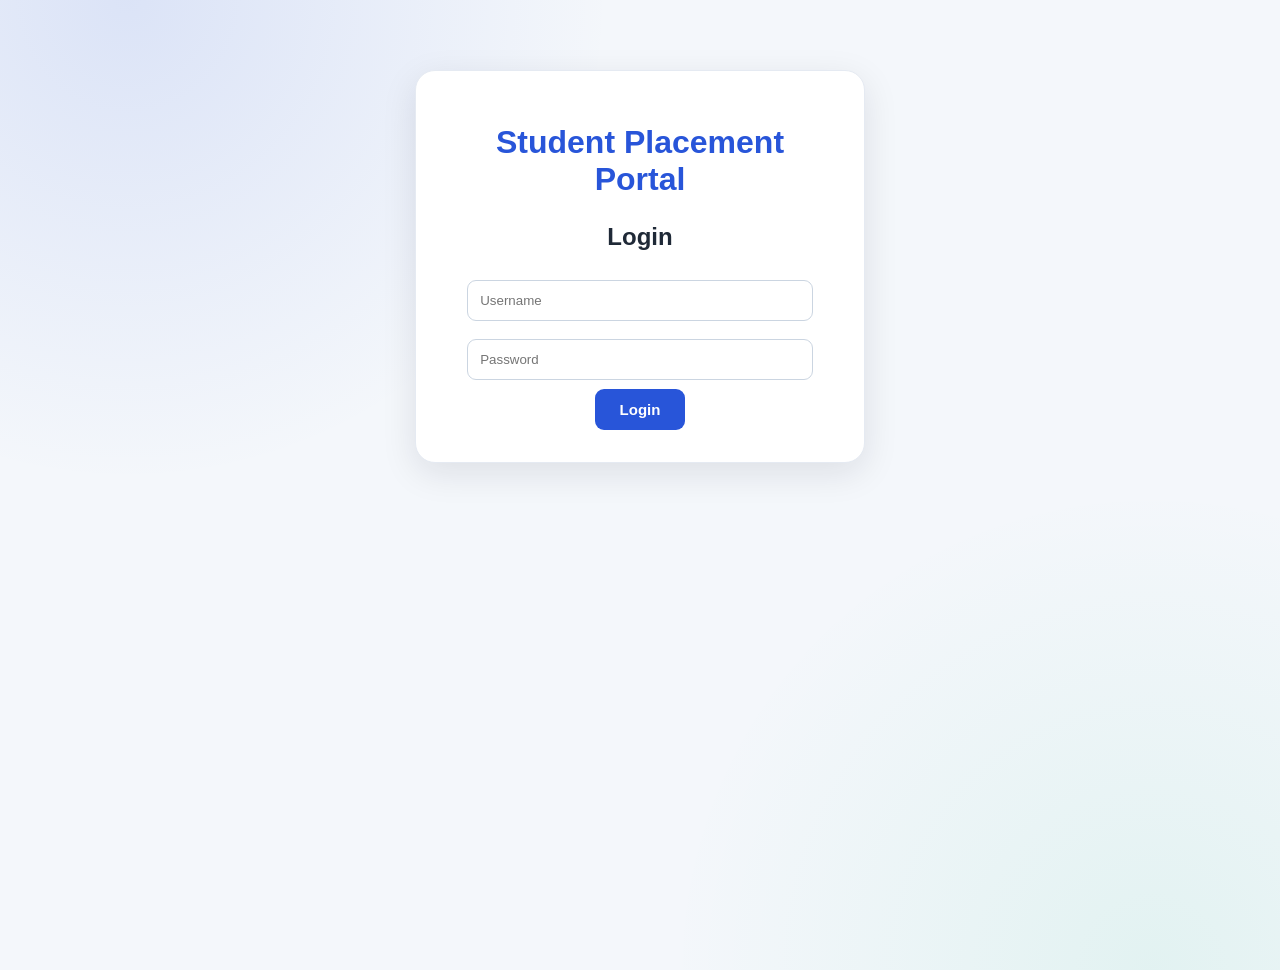
<file: index.html>
<!DOCTYPE html>
<html>

<head>
<title>Student Placement Portal</title>
<link rel="stylesheet" href="style.css">
</head>

<body>

<div class="login-box">

<h1>Student Placement Portal</h1>

<h2>Login</h2>

<input id="username" type="text" placeholder="Username">

<input id="password" type="password" placeholder="Password">

<button type="button" onclick="login()">Login</button>

</div>


<script src="script.js"></script>

</body>

</html>
</file>
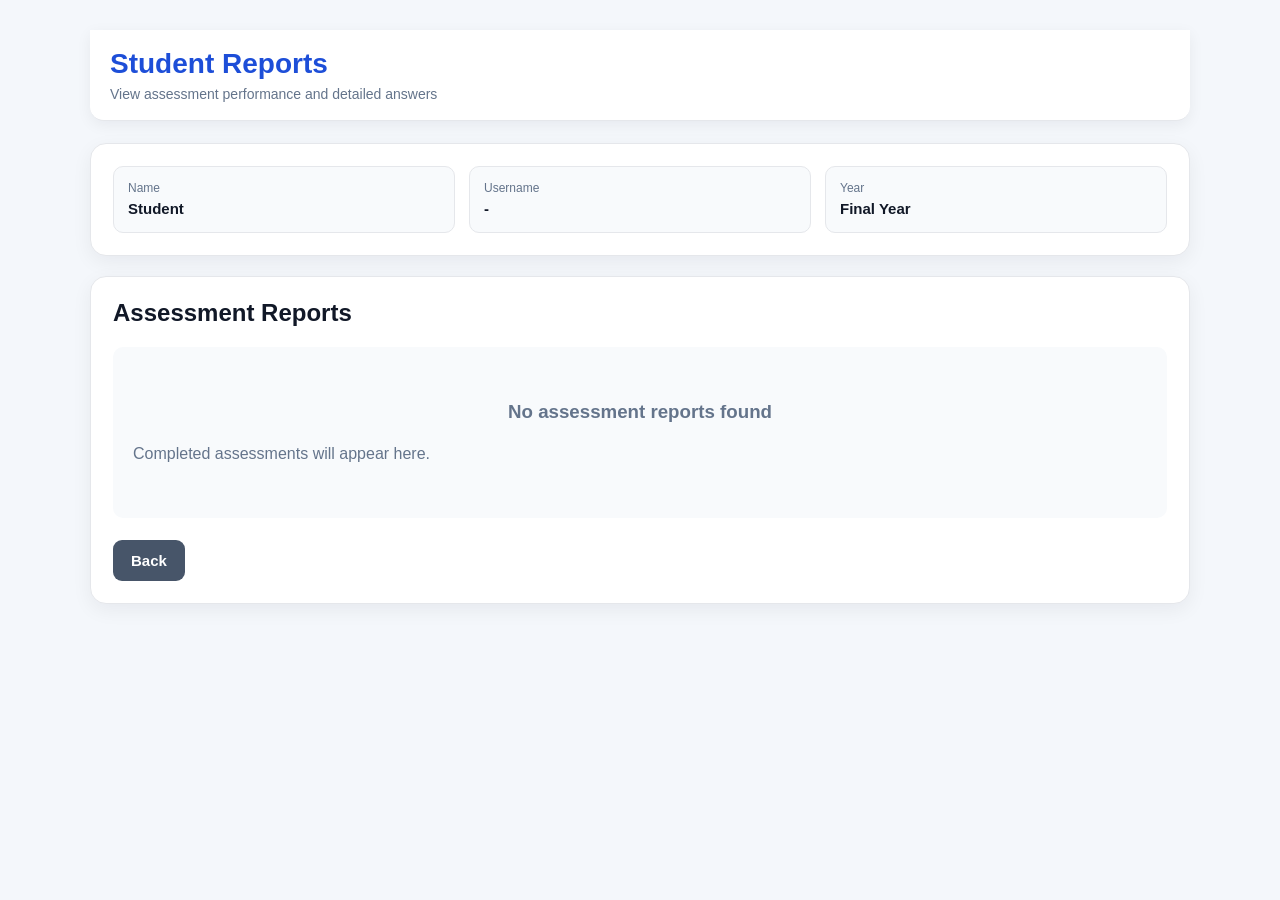
<file: reports.html>
<!DOCTYPE html>
<html lang="en">

<head>
<meta charset="UTF-8">
<meta name="viewport" content="width=device-width, initial-scale=1.0">

<title>Student Reports</title>

<link rel="stylesheet" href="style.css">

<style>
* {
    box-sizing: border-box;
}

body {
    margin: 0;
    padding: 0;
    font-family: Arial, Helvetica, sans-serif;
    background: #f4f7fb;
    color: #1f2937;
}

.container {
    width: min(1200px, calc(100% - 30px));
    margin: 0 auto;
    padding: 30px 0 50px;
}

/* HEADER */

.page-header {
    position: sticky;
    top: 0;
    z-index: 100;
    background: #ffffff;
    border-bottom: 1px solid #e5e7eb;
    padding: 18px 20px;
    margin-bottom: 22px;
    border-radius: 0 0 14px 14px;
    box-shadow: 0 4px 15px rgba(15,23,42,.06);
}

.page-header h1 {
    margin: 0;
    color: #1d4ed8;
    font-size: 28px;
}

.page-header p {
    margin: 6px 0 0;
    color: #64748b;
    font-size: 14px;
}

/* STUDENT INFO */

.student-card {
    background: #ffffff;
    border: 1px solid #e5e7eb;
    border-radius: 16px;
    padding: 22px;
    margin-bottom: 20px;
    box-shadow: 0 6px 20px rgba(15,23,42,.06);
}

.student-grid {
    display: grid;
    grid-template-columns: repeat(3, 1fr);
    gap: 14px;
}

.info-box {
    padding: 14px;
    background: #f8fafc;
    border: 1px solid #e5e7eb;
    border-radius: 10px;
}

.info-label {
    display: block;
    font-size: 12px;
    color: #64748b;
    margin-bottom: 5px;
}

.info-value {
    font-size: 15px;
    font-weight: 700;
    color: #111827;
}

/* MAIN CARD */

.card {
    background: #ffffff;
    border: 1px solid #e5e7eb;
    border-radius: 16px;
    padding: 22px;
    margin-bottom: 20px;
    box-shadow: 0 6px 20px rgba(15,23,42,.06);
}

.card h2 {
    margin-top: 0;
    color: #111827;
}

/* TABLE */

.table-wrapper {
    width: 100%;
    overflow-x: auto;
    border: 1px solid #e5e7eb;
    border-radius: 12px;
}

table {
    width: 100%;
    border-collapse: collapse;
    min-width: 900px;
}

thead {
    background: #eff6ff;
}

th {
    padding: 14px 12px;
    text-align: left;
    color: #1e3a8a;
    font-size: 13px;
    border-bottom: 1px solid #dbeafe;
    white-space: nowrap;
}

td {
    padding: 13px 12px;
    border-bottom: 1px solid #eef2f7;
    font-size: 14px;
    vertical-align: middle;
}

tbody tr:hover {
    background: #f8fafc;
}

/* STATUS */

.status {
    display: inline-block;
    padding: 6px 9px;
    border-radius: 20px;
    font-size: 12px;
    font-weight: 700;
}

.status-completed {
    background: #dcfce7;
    color: #166534;
}

.status-pending {
    background: #fef3c7;
    color: #92400e;
}

.status-failed {
    background: #fee2e2;
    color: #991b1b;
}

/* VIEW BUTTON */

.view-btn {
    border: 0;
    background: #2563eb;
    color: #ffffff;
    padding: 8px 13px;
    border-radius: 7px;
    cursor: pointer;
    font-weight: 600;
}

.view-btn:hover {
    background: #1d4ed8;
}

/* BACK BUTTON */

.buttons {
    display: flex;
    gap: 12px;
    flex-wrap: wrap;
    margin-top: 22px;
}

button {
    border: 0;
    padding: 12px 18px;
    border-radius: 9px;
    background: #2563eb;
    color: #ffffff;
    font-size: 15px;
    font-weight: 600;
    cursor: pointer;
}

button:hover {
    background: #1d4ed8;
}

.secondary {
    background: #475569;
}

.secondary:hover {
    background: #334155;
}

/* LOADING */

.loading {
    padding: 30px;
    text-align: center;
    color: #64748b;
}

/* EMPTY */

.empty {
    padding: 35px 20px;
    text-align: center;
    color: #64748b;
    background: #f8fafc;
    border-radius: 10px;
}

/* MODAL */

.modal {
    display: none;
    position: fixed;
    inset: 0;
    z-index: 1000;
    background: rgba(15,23,42,.65);
    padding: 20px;
    overflow-y: auto;
}

.modal.show {
    display: flex;
    align-items: flex-start;
    justify-content: center;
}

.modal-content {
    width: min(950px, 100%);
    margin: 20px auto;
    background: #ffffff;
    border-radius: 16px;
    box-shadow: 0 20px 60px rgba(0,0,0,.25);
    overflow: hidden;
}

.modal-header {
    position: sticky;
    top: 0;
    z-index: 5;
    display: flex;
    justify-content: space-between;
    align-items: center;
    gap: 15px;
    padding: 18px 22px;
    background: #ffffff;
    border-bottom: 1px solid #e5e7eb;
}

.modal-header h2 {
    margin: 0;
    color: #1d4ed8;
    font-size: 22px;
}

.close-btn {
    background: #ef4444;
    padding: 8px 13px;
}

.close-btn:hover {
    background: #dc2626;
}

.modal-body {
    padding: 22px;
}

/* REPORT STUDENT */

.report-student {
    display: grid;
    grid-template-columns: repeat(4, 1fr);
    gap: 12px;
    margin-bottom: 20px;
}

.report-info {
    background: #f8fafc;
    border: 1px solid #e5e7eb;
    border-radius: 9px;
    padding: 12px;
}

.report-info small {
    display: block;
    color: #64748b;
    margin-bottom: 5px;
}

.report-info strong {
    color: #111827;
}

/* SUMMARY */

.summary-grid {
    display: grid;
    grid-template-columns: repeat(4, 1fr);
    gap: 12px;
    margin-bottom: 22px;
}

.summary-box {
    text-align: center;
    padding: 18px 10px;
    border-radius: 11px;
    background: #eff6ff;
    border: 1px solid #dbeafe;
}

.summary-box small {
    display: block;
    color: #64748b;
}

.summary-box strong {
    display: block;
    margin-top: 5px;
    color: #1d4ed8;
    font-size: 22px;
}

/* ANSWER */

.answer-box {
    border: 1px solid #e5e7eb;
    border-radius: 11px;
    padding: 17px;
    margin-bottom: 14px;
    background: #ffffff;
}

.answer-box h3 {
    margin-top: 0;
    line-height: 1.5;
    color: #111827;
}

.answer-box p {
    line-height: 1.5;
}

.answer-code {
    background: #111827;
    color: #f8fafc;
    padding: 14px;
    border-radius: 8px;
    overflow-x: auto;
    white-space: pre-wrap;
    font-family: Consolas, Monaco, monospace;
    font-size: 13px;
    line-height: 1.5;
}

.correct {
    color: #047857;
    font-weight: 700;
}

.wrong {
    color: #dc2626;
    font-weight: 700;
}

.partial {
    color: #b45309;
    font-weight: 700;
}

.mark {
    display: inline-block;
    padding: 6px 9px;
    margin-top: 5px;
    border-radius: 7px;
    background: #f8fafc;
    border: 1px solid #e5e7eb;
    font-weight: 700;
}

/* MOBILE */

@media (max-width: 800px) {

    .container {
        width: calc(100% - 16px);
        padding-top: 10px;
    }

    .student-grid {
        grid-template-columns: 1fr;
    }

    .report-student {
        grid-template-columns: repeat(2, 1fr);
    }

    .summary-grid {
        grid-template-columns: repeat(2, 1fr);
    }

    .page-header h1 {
        font-size: 23px;
    }
}

@media (max-width: 500px) {

    .card,
    .student-card {
        padding: 16px;
    }

    .report-student,
    .summary-grid {
        grid-template-columns: 1fr;
    }

    .modal {
        padding: 8px;
    }

    .modal-body {
        padding: 15px;
    }

    .modal-header {
        padding: 14px 15px;
    }

    .buttons button {
        width: 100%;
    }
}
</style>

</head>

<body>

<div class="container">

    <!-- HEADER -->

    <div class="page-header">

        <h1 id="pageTitle">
            Student Reports
        </h1>

        <p id="pageSubtitle">
            View assessment performance and detailed answers
        </p>

    </div>


    <!-- STUDENT INFORMATION -->

    <div class="student-card">

        <div class="student-grid">

            <div class="info-box">

                <span class="info-label">
                    Name
                </span>

                <span
                    class="info-value"
                    id="studentName">
                    Student
                </span>

            </div>


            <div class="info-box">

                <span class="info-label">
                    Username
                </span>

                <span
                    class="info-value"
                    id="studentUsername">
                    -
                </span>

            </div>


            <div class="info-box">

                <span class="info-label">
                    Year
                </span>

                <span
                    class="info-value"
                    id="studentYear">
                    Final Year
                </span>

            </div>

        </div>

    </div>


    <!-- REPORTS -->

    <div class="card">

        <h2>
            Assessment Reports
        </h2>

        <div
            id="loading"
            class="loading">
            Loading reports...
        </div>

        <div
            id="reportsContainer">
        </div>

        <div class="buttons">

            <button
                class="secondary"
                onclick="goBack()">
                Back
            </button>

        </div>

    </div>

</div>


<!-- =====================================================
     REPORT MODAL
     ===================================================== -->

<div
    id="reportModal"
    class="modal">

    <div class="modal-content">

        <div class="modal-header">

            <h2>
                Assessment Report
            </h2>

            <button
                class="close-btn"
                onclick="closeReport()">
                Close
            </button>

        </div>

        <div
            id="modalBody"
            class="modal-body">
        </div>

    </div>

</div>


<script>

/* =====================================================
   ADMIN CHECK
   ===================================================== */

const isAdmin =
    String(
        localStorage.getItem(
            "loggedInUser"
        ) || ""
    )
    .trim()
    .toLowerCase() ===
    "admin";


/* =====================================================
   STUDENT DETAILS
   ===================================================== */

let loggedInStudent = null;

try {

    loggedInStudent =
        JSON.parse(
            localStorage.getItem(
                "loggedInStudent"
            ) || "null"
        );

} catch (error) {

    loggedInStudent = null;

}


let currentStudentName =
    localStorage.getItem(
        "studentName"
    ) || "";


let currentStudentUsername =
    localStorage.getItem(
        "studentUsername"
    ) || "";


let currentStudentYear =
    localStorage.getItem(
        "studentYear"
    ) || "Final Year";


if (loggedInStudent) {

    currentStudentName =
        loggedInStudent.name ||
        loggedInStudent.Name ||
        currentStudentName;

    currentStudentUsername =
        loggedInStudent.username ||
        loggedInStudent.Username ||
        currentStudentUsername;

    currentStudentYear =
        loggedInStudent.year ||
        loggedInStudent.Year ||
        currentStudentYear;

}


/* ADMIN IDENTITY */

if (isAdmin) {

    currentStudentName =
        "Administrator";

    currentStudentUsername =
        "admin";

    currentStudentYear =
        "All Students";

    document.getElementById(
        "pageTitle"
    ).textContent =
        "Admin Assessment Reports";

    document.getElementById(
        "pageSubtitle"
    ).textContent =
        "View assessment reports for all students";

}


/* DISPLAY HEADER INFO */

document.getElementById(
    "studentName"
).textContent =
    currentStudentName ||
    (isAdmin ? "Administrator" : "Student");


document.getElementById(
    "studentUsername"
).textContent =
    currentStudentUsername ||
    (isAdmin ? "admin" : "-");


document.getElementById(
    "studentYear"
).textContent =
    currentStudentYear;


/* =====================================================
   GOOGLE APPS SCRIPT URL
   ===================================================== */

const SCRIPT_URL =
    "https://script.google.com/macros/s/AKfycbxrrb6gSB12/exec";


/*
 * If your deployed Apps Script URL is different,
 * replace SCRIPT_URL above with your current URL.
 */


/* =====================================================
   NUMBER
   ===================================================== */

function parseNumber(value) {

    if (
        value === null ||
        value === undefined ||
        value === ""
    ) {
        return 0;
    }

    const match =
        String(value).match(
            /-?\d+(?:\.\d+)?/
        );

    return match
        ? Number(match[0])
        : 0;
}


/* =====================================================
   DAY
   ===================================================== */

function parseDay(value) {

    const match =
        String(
            value || ""
        ).match(/\d+/);

    return match
        ? parseInt(
            match[0],
            10
        )
        : 0;
}


/* =====================================================
   HTML ESCAPE
   ===================================================== */

function escapeHTML(value) {

    return String(
        value ?? ""
    )
    .replace(
        /&/g,
        "&amp;"
    )
    .replace(
        /</g,
        "&lt;"
    )
    .replace(
        />/g,
        "&gt;"
    )
    .replace(
        /"/g,
        "&quot;"
    )
    .replace(
        /'/g,
        "&#039;"
    );

}


/* =====================================================
   GET ANSWERS
   ===================================================== */

function getAnswers(report) {

    let answers =
        report.answers ||
        report.Answers ||
        report.answerSheet ||
        report.AnswerSheet ||
        [];


    if (
        typeof answers ===
        "string"
    ) {

        try {

            answers =
                JSON.parse(
                    answers
                );

        } catch (error) {

            answers = [];

        }

    }


    return Array.isArray(
        answers
    )
        ? answers
        : [];

}


/* =====================================================
   NORMALIZE REPORT
   ===================================================== */

function normalizeReport(raw) {

    if (!raw) {
        return null;
    }


    const report = {
        ...raw
    };


    report.name =
        report.name ||
        report.Name ||
        report.studentName ||
        report.StudentName ||
        "";


    report.username =
        report.username ||
        report.Username ||
        report.studentUsername ||
        report.StudentUsername ||
        "";


    report.year =
        report.year ||
        report.Year ||
        report.studentYear ||
        report.StudentYear ||
        "Final Year";


    report.day =
        parseDay(
            report.day ||
            report.Day ||
            report.assessmentDay ||
            report.AssessmentDay
        );


    report.topic =
        report.topic ||
        report.Topic ||
        "";


    report.answers =
        getAnswers(
            report
        );


    let mcqScore = 0;
    let errorScore = 0;
    let codingScore = 0;


    /* =================================================
       RECALCULATE FROM ANSWERS
       ================================================= */

    report.answers =
        report.answers.map(
            function(answer) {

                const item = {
                    ...answer
                };


                const type =
                    String(
                        item.type ||
                        item.Type ||
                        ""
                    )
                    .trim()
                    .toUpperCase();


                let rawAnswer =
                    item.studentAnswer ||
                    item.answer ||
                    item.code ||
                    "";


                const unanswered =
                    rawAnswer === null ||
                    rawAnswer === undefined ||
                    String(
                        rawAnswer
                    ).trim() === "" ||
                    String(
                        rawAnswer
                    )
                    .trim()
                    .toLowerCase() ===
                    "not answered";


                /*
                 * CRITICAL CODING FIX
                 *
                 * Blank coding answer can NEVER
                 * become Correct / 1.
                 */

                if (
                    type === "CODING" &&
                    unanswered
                ) {

                    item.studentAnswer =
                        "Not Answered";

                    item.status =
                        "Wrong";

                    item.score =
                        0;

                    item.evaluation =
                        "No code submitted.";

                }


                const score =
                    parseNumber(
                        item.score
                    );


                if (
                    type === "MCQ"
                ) {

                    mcqScore +=
                        score;

                }
                else if (
                    type === "ERROR"
                ) {

                    errorScore +=
                        score;

                }
                else if (
                    type === "CODING"
                ) {

                    if (!unanswered) {

                        codingScore +=
                            score;

                    }

                }


                return item;

            }
        );


    /* =================================================
       FALLBACK OLD REPORT
       ================================================= */

    if (
        report.answers.length === 0
    ) {

        mcqScore =
            parseNumber(
                report.mcqScore ||
                report.MCQScore
            );

        errorScore =
            parseNumber(
                report.errorScore ||
                report.ErrorScore
            );

        codingScore =
            parseNumber(
                report.codingScore ||
                report.CodingScore
            );

    }


    report.mcqScore =
        mcqScore;


    report.errorScore =
        errorScore;


    report.objectiveScore =
        mcqScore +
        errorScore;


    report.codingScore =
        codingScore;


    report.total =
        report.objectiveScore +
        report.codingScore;


    report.percentage =
        (
            report.total /
            15 *
            100
        );


    report.status =
        report.status ||
        report.Status ||
        "Completed";


    report.date =
        report.date ||
        report.Date ||
        report.submissionDate ||
        report.SubmissionDate ||
        "";


    return report;

}


/* =====================================================
   LOAD LOCAL REPORTS
   ===================================================== */

function loadLocalReports() {

    const reports = [];

    const possibleKeys = [

        "assessmentReports",
        "assessmentResults",
        "reports",
        "studentReports",
        "results"

    ];


    possibleKeys.forEach(
        function(key) {

            try {

                const value =
                    localStorage.getItem(
                        key
                    );

                if (!value) {
                    return;
                }


                const parsed =
                    JSON.parse(
                        value
                    );


                if (
                    Array.isArray(
                        parsed
                    )
                ) {

                    parsed.forEach(
                        function(item) {

                            reports.push(
                                item
                            );

                        }
                    );

                }

            } catch (error) {

                console.warn(
                    "Local report read error:",
                    error
                );

            }

        }
    );


    /*
     * Current single latest result
     */

    const possibleResultKeys = [

        "latestAssessmentResult",
        "lastAssessmentResult",
        "assessmentResult",
        "result"

    ];


    possibleResultKeys.forEach(
        function(key) {

            try {

                const value =
                    localStorage.getItem(
                        key
                    );

                if (!value) {
                    return;
                }


                const parsed =
                    JSON.parse(
                        value
                    );


                if (parsed) {

                    reports.push(
                        parsed
                    );

                }

            } catch (error) {

                console.warn(
                    "Result read error:",
                    error
                );

            }

        }
    );


    return reports;

}


/* =====================================================
   FILTER STUDENT REPORTS
   ===================================================== */

function filterReports(reports) {

    if (isAdmin) {

        return reports;

    }


    const username =
        String(
            currentStudentUsername ||
            ""
        )
        .trim()
        .toLowerCase();


    const name =
        String(
            currentStudentName ||
            ""
        )
        .trim()
        .toLowerCase();


    return reports.filter(
        function(report) {

            const reportUsername =
                String(
                    report.username ||
                    report.Username ||
                    report.studentUsername ||
                    ""
                )
                .trim()
                .toLowerCase();


            const reportName =
                String(
                    report.name ||
                    report.Name ||
                    report.studentName ||
                    ""
                )
                .trim()
                .toLowerCase();


            if (
                username &&
                reportUsername
            ) {

                return (
                    username ===
                    reportUsername
                );

            }


            return (
                name &&
                name ===
                reportName
            );

        }
    );

}


/* =====================================================
   MERGE REPORTS
   ===================================================== */

function mergeReports(reports) {

    const map =
        new Map();


    reports.forEach(
        function(raw) {

            const report =
                normalizeReport(
                    raw
                );


            if (!report) {
                return;
            }


            /*
             * Admin can see everyone.
             * Student sees own reports.
             */

            const username =
                String(
                    report.username ||
                    ""
                )
                .trim()
                .toLowerCase();


            const key =
                (
                    username ||
                    String(
                        report.name ||
                        ""
                    )
                    .trim()
                    .toLowerCase()
                ) +
                "|" +
                report.day;


            /*
             * Keep latest version.
             */

            map.set(
                key,
                report
            );

        }
    );


    return Array.from(
        map.values()
    )
    .sort(
        function(a,b) {

            if (
                a.username !==
                b.username
            ) {

                return String(
                    a.username
                ).localeCompare(
                    String(
                        b.username
                    )
                );

            }

            return (
                Number(a.day) -
                Number(b.day)
            );

        }
    );

}


/* =====================================================
   LOAD GOOGLE REPORTS
   ===================================================== */

async function loadGoogleReports() {

    if (
        !SCRIPT_URL ||
        SCRIPT_URL.includes(
            "REPLACE"
        )
    ) {

        return [];

    }


    try {

        const response =
            await fetch(
                SCRIPT_URL +
                "?action=getResults&callback=reportsCallback",
                {
                    method: "GET",
                    mode: "cors"
                }
            );


        const text =
            await response.text();


        /*
         * JSONP response:
         * reportsCallback({...})
         */

        const start =
            text.indexOf("(");

        const end =
            text.lastIndexOf(")");


        if (
            start >= 0 &&
            end > start
        ) {

            const json =
                text.substring(
                    start + 1,
                    end
                );


            const data =
                JSON.parse(
                    json
                );


            if (
                Array.isArray(data)
            ) {

                return data;

            }


            if (
                Array.isArray(
                    data.results
                )
            ) {

                return data.results;

            }


            if (
                Array.isArray(
                    data.data
                )
            ) {

                return data.data;

            }

        }

    } catch (error) {

        console.warn(
            "Google reports unavailable:",
            error
        );

    }


    return [];

}


/* =====================================================
   DISPLAY REPORTS
   ===================================================== */

function displayReports(reports) {

    const container =
        document.getElementById(
            "reportsContainer"
        );


    document.getElementById(
        "loading"
    ).style.display =
        "none";


    container.innerHTML = "";


    if (!reports.length) {

        container.innerHTML =
            `
            <div class="empty">
                <h3>No assessment reports found</h3>
                <p>
                    Completed assessments will appear here.
                </p>
            </div>
            `;

        return;

    }


    const wrapper =
        document.createElement(
            "div"
        );

    wrapper.className =
        "table-wrapper";


    const table =
        document.createElement(
            "table"
        );


    table.innerHTML =

        `
        <thead>

            <tr>

                ${isAdmin ? "<th>Student</th>" : ""}

                <th>Day</th>

                <th>Topic</th>

                <th>MCQ + Error</th>

                <th>Coding</th>

                <th>Total</th>

                <th>Percentage</th>

                <th>Status</th>

                <th>Date</th>

                <th>Report</th>

            </tr>

        </thead>

        <tbody></tbody>
        `;


    const tbody =
        table.querySelector(
            "tbody"
        );


    reports.forEach(
        function(report) {

            const row =
                document.createElement(
                    "tr"
                );


            let statusClass =
                "status-completed";


            const status =
                String(
                    report.status ||
                    "Completed"
                );


            const lower =
                status.toLowerCase();


            if (
                lower.includes(
                    "pending"
                )
            ) {

                statusClass =
                    "status-pending";

            }
            else if (
                lower.includes(
                    "fail"
                ) ||
                lower.includes(
                    "wrong"
                )
            ) {

                statusClass =
                    "status-failed";

            }


            row.innerHTML =

                `

                ${
                    isAdmin
                    ? `
                    <td>
                        <b>
                            ${escapeHTML(
                                report.name ||
                                report.username ||
                                "Student"
                            )}
                        </b>
                        <br>
                        <small>
                            ${escapeHTML(
                                report.username ||
                                ""
                            )}
                        </small>
                    </td>
                    `
                    : ""
                }

                <td>
                    <b>
                        Day ${report.day || 0}
                    </b>
                </td>

                <td>
                    ${escapeHTML(
                        report.topic ||
                        "Java Placement Assessment"
                    )}
                </td>

                <td>
                    ${report.objectiveScore}/12
                </td>

                <td>
                    ${report.codingScore}/3
                </td>

                <td>
                    <b>
                        ${report.total}/15
                    </b>
                </td>

                <td>
                    <b>
                        ${Number(
                            report.percentage
                        ).toFixed(2)}%
                    </b>
                </td>

                <td>
                    <span
                        class="status ${statusClass}">
                        ${escapeHTML(status)}
                    </span>
                </td>

                <td>
                    ${escapeHTML(
                        report.date || "-"
                    )}
                </td>

                <td>
                    <button
                        class="view-btn"
                        onclick="openReportById(${JSON.stringify(
                            report
                        ).replace(
                            /"/g,
                            "&quot;"
                        )})">
                        View
                    </button>
                </td>

                `;


            tbody.appendChild(
                row
            );

        }
    );


    wrapper.appendChild(
        table
    );


    container.appendChild(
        wrapper
    );

}


/* =====================================================
   OPEN REPORT
   ===================================================== */

function openReportById(report) {

    openReport(
        normalizeReport(
            report
        )
    );

}


/* =====================================================
   OPEN REPORT MODAL
   ===================================================== */

function openReport(report) {

    if (!report) {
        return;
    }


    const modal =
        document.getElementById(
            "reportModal"
        );


    const body =
        document.getElementById(
            "modalBody"
        );


    body.innerHTML = "";


    /* STUDENT DETAILS */

    const studentSection =
        document.createElement(
            "div"
        );

    studentSection.className =
        "report-student";


    studentSection.innerHTML =

        `

        <div class="report-info">
            <small>Name</small>
            <strong>
                ${escapeHTML(
                    report.name ||
                    "Student"
                )}
            </strong>
        </div>

        <div class="report-info">
            <small>Username</small>
            <strong>
                ${escapeHTML(
                    report.username ||
                    "-"
                )}
            </strong>
        </div>

        <div class="report-info">
            <small>Year</small>
            <strong>
                ${escapeHTML(
                    report.year ||
                    "Final Year"
                )}
            </strong>
        </div>

        <div class="report-info">
            <small>Assessment</small>
            <strong>
                Day ${report.day || 0}
            </strong>
        </div>

        `;


    body.appendChild(
        studentSection
    );


    /* SUMMARY */

    const summary =
        document.createElement(
            "div"
        );

    summary.className =
        "summary-grid";


    summary.innerHTML =

        `

        <div class="summary-box">

            <small>
                MCQ + Error
            </small>

            <strong>
                ${report.objectiveScore}/12
            </strong>

        </div>


        <div class="summary-box">

            <small>
                Coding
            </small>

            <strong>
                ${report.codingScore}/3
            </strong>

        </div>


        <div class="summary-box">

            <small>
                Total
            </small>

            <strong>
                ${report.total}/15
            </strong>

        </div>


        <div class="summary-box">

            <small>
                Percentage
            </small>

            <strong>
                ${Number(
                    report.percentage
                ).toFixed(2)}%
            </strong>

        </div>

        `;


    body.appendChild(
        summary
    );


    /* STATUS */

    const status =
        document.createElement(
            "p"
        );


    status.innerHTML =
        "<b>Status:</b> " +
        escapeHTML(
            report.status ||
            "Completed"
        );


    body.appendChild(
        status
    );


    /* ANSWERS */

    const heading =
        document.createElement(
            "h3"
        );


    heading.textContent =
        "Answer Details";


    body.appendChild(
        heading
    );


    const answers =
        report.answers ||
        [];


    if (!answers.length) {

        const empty =
            document.createElement(
                "div"
            );

        empty.className =
            "empty";

        empty.textContent =
            "No detailed answer data available.";

        body.appendChild(
            empty
        );

    }
    else {

        answers.forEach(
            function(answer,index) {

                displayAnswerDetails(
                    body,
                    answer,
                    index
                );

            }
        );

    }


    modal.classList.add(
        "show"
    );


    document.body.style.overflow =
        "hidden";

}


/* =====================================================
   DISPLAY ANSWER
   ===================================================== */

function displayAnswerDetails(
    container,
    answer,
    index
) {

    const type =
        String(
            answer.type ||
            answer.Type ||
            ""
        )
        .trim()
        .toUpperCase();


    const question =
        answer.question ||
        answer.Question ||
        "Question " +
        (index + 1);


    let rawAnswer =
        answer.studentAnswer ||
        answer.answer ||
        answer.code ||
        "";


    const unanswered =
        rawAnswer === null ||
        rawAnswer === undefined ||
        String(
            rawAnswer
        ).trim() === "" ||
        String(
            rawAnswer
        )
        .trim()
        .toLowerCase() ===
        "not answered";


    let score =
        parseNumber(
            answer.score
        );


    let status =
        answer.status ||
        "";


    /*
     * FINAL HARD FIX
     */

    if (
        type === "CODING" &&
        unanswered
    ) {

        rawAnswer =
            "Not Answered";

        score =
            0;

        status =
            "Wrong";

    }


    if (!status) {

        if (
            score >= 1
        ) {

            status =
                "Correct";

        }
        else if (
            score > 0
        ) {

            status =
                "Partial";

        }
        else {

            status =
                "Wrong";

        }

    }


    const lower =
        String(
            status
        ).toLowerCase();


    let statusClass =
        "wrong";


    if (
        lower.includes(
            "partial"
        )
    ) {

        statusClass =
            "partial";

    }
    else if (
        lower.includes(
            "correct"
        ) &&
        !lower.includes(
            "incorrect"
        )
    ) {

        statusClass =
            "correct";

    }


    const box =
        document.createElement(
            "div"
        );

    box.className =
        "answer-box";


    let html =

        `

        <h3>
            Q${index + 1}.
            ${escapeHTML(question)}
        </h3>

        <p>
            <b>Type:</b>
            ${escapeHTML(type)}
        </p>

        `;


    /* CODING */

    if (
        type === "CODING"
    ) {

        html +=

            `

            <p>
                <b>Your Answer:</b>
            </p>

            <pre class="answer-code">${escapeHTML(
                unanswered
                ? "Not Answered"
                : rawAnswer
            )}</pre>

            <p class="${statusClass}">
                Coding Evaluation:
                ${
                    status === "Correct"
                    ? "✓ Correct"
                    : status === "Partial"
                    ? "⚠ Partial"
                    : "✕ Wrong"
                }
            </p>

            <div class="mark">
                Coding Mark:
                ${score}/1
            </div>

            `;


        if (
            answer.evaluation &&
            !unanswered
        ) {

            html +=

                `

                <p>
                    <b>Evaluation Details:</b>
                    ${escapeHTML(
                        answer.evaluation
                    )}
                </p>

                `;

        }

    }


    /* MCQ / ERROR */

    else {

        html +=

            `

            <p>
                <b>Your Answer:</b>
                ${escapeHTML(
                    unanswered
                    ? "Not Answered"
                    : rawAnswer
                )}
            </p>

            `;


        if (
            answer.correctAnswer !==
            undefined &&
            answer.correctAnswer !== ""
        ) {

            html +=

                `

                <p>
                    <b>Correct Answer:</b>
                    ${escapeHTML(
                        answer.correctAnswer
                    )}
                </p>

                `;

        }


        html +=

            `

            <p class="${statusClass}">
                Status:
                ${escapeHTML(status)}
            </p>

            `;

    }


    box.innerHTML =
        html;


    container.appendChild(
        box
    );

}


/* =====================================================
   CLOSE REPORT
   ===================================================== */

function closeReport() {

    document.getElementById(
        "reportModal"
    ).classList.remove(
        "show"
    );


    document.body.style.overflow =
        "";

}


/* =====================================================
   CLICK OUTSIDE MODAL
   ===================================================== */

document.getElementById(
    "reportModal"
).addEventListener(
    "click",
    function(event) {

        if (
            event.target ===
            this
        ) {

            closeReport();

        }

    }
);


/* =====================================================
   ESC KEY
   ===================================================== */

document.addEventListener(
    "keydown",
    function(event) {

        if (
            event.key ===
            "Escape"
        ) {

            closeReport();

        }

    }
);


/* =====================================================
   BACK
   ===================================================== */

function goBack() {

    if (isAdmin) {

        window.location.href =
            "admin.html";

    }
    else {

        window.location.href =
            "student.html";

    }

}


/* =====================================================
   LOAD
   ===================================================== */

async function loadReports() {

    document.getElementById(
        "loading"
    ).style.display =
        "block";


    /*
     * Load local reports first.
     */

    let reports =
        loadLocalReports();


    /*
     * Load Google Sheet reports.
     */

    const googleReports =
        await loadGoogleReports();


    if (
        googleReports.length
    ) {

        reports =
            reports.concat(
                googleReports
            );

    }


    /*
     * Normalize/filter/merge.
     */

    reports =
        reports.map(
            normalizeReport
        )
        .filter(
            Boolean
        );


    reports =
        filterReports(
            reports
        );


    reports =
        mergeReports(
            reports
        );


    displayReports(
        reports
    );

}


/* =====================================================
   START
   ===================================================== */

loadReports();

</script>

</body>
</html>
</file>
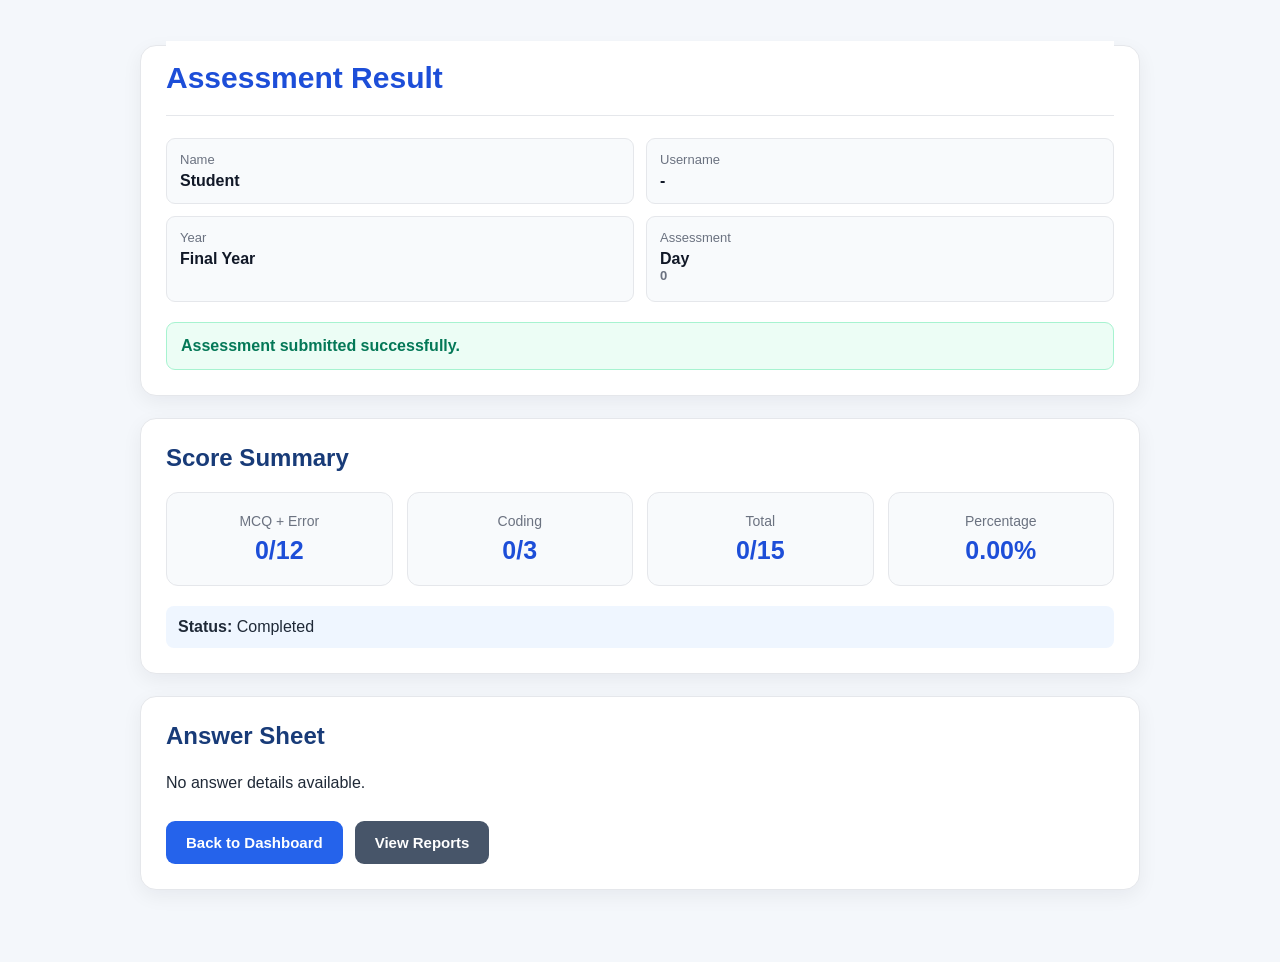
<file: results.html>
<!DOCTYPE html>
<html lang="en">

<head>
<meta charset="UTF-8">
<meta name="viewport" content="width=device-width, initial-scale=1.0">

<title>Assessment Result</title>

<link rel="stylesheet" href="style.css">

<style>
* {
    box-sizing: border-box;
}

body {
    margin: 0;
    padding: 0;
    font-family: Arial, Helvetica, sans-serif;
    background: #f4f7fb;
    color: #1f2937;
}

.container {
    width: min(1000px, calc(100% - 30px));
    margin: 0 auto;
    padding: 30px 0 50px;
}

.card {
    background: #ffffff;
    padding: 25px;
    margin-bottom: 22px;
    border: 1px solid #e5e7eb;
    border-radius: 16px;
    box-shadow: 0 6px 20px rgba(15, 23, 42, 0.06);
}

.main-title {
    position: sticky;
    top: 0;
    z-index: 100;
    margin: -30px 0 22px;
    padding: 20px 0;
    background: #ffffff;
    color: #1d4ed8;
    font-size: 30px;
    border-bottom: 1px solid #e5e7eb;
}

.student-info {
    display: grid;
    grid-template-columns: repeat(2, 1fr);
    gap: 12px;
    margin-bottom: 20px;
}

.info-box {
    padding: 13px;
    background: #f8fafc;
    border: 1px solid #e5e7eb;
    border-radius: 9px;
}

.info-box span {
    display: block;
    color: #6b7280;
    font-size: 13px;
    margin-bottom: 5px;
}

.info-box b {
    color: #111827;
}

.success {
    padding: 14px;
    border-radius: 9px;
    background: #ecfdf5;
    border: 1px solid #a7f3d0;
    color: #047857;
    font-weight: 600;
}

.summary {
    display: grid;
    grid-template-columns: repeat(4, 1fr);
    gap: 14px;
    margin: 20px 0;
}

.summary-box {
    padding: 20px 10px;
    border-radius: 12px;
    background: #f8fafc;
    border: 1px solid #e5e7eb;
    text-align: center;
}

.summary-title {
    color: #6b7280;
    font-size: 14px;
}

.summary-value {
    color: #1d4ed8;
    font-size: 25px;
    font-weight: bold;
    margin-top: 7px;
}

.status-box {
    margin-top: 15px;
    padding: 12px;
    background: #eff6ff;
    border-radius: 8px;
}

.answer {
    border: 1px solid #e5e7eb;
    border-radius: 12px;
    padding: 20px;
    margin: 15px 0;
    background: #ffffff;
}

.answer h3 {
    margin-top: 0;
    line-height: 1.55;
    color: #111827;
}

.answer-code {
    background: #111827;
    color: #f9fafb;
    padding: 15px;
    border-radius: 9px;
    white-space: pre-wrap;
    overflow-x: auto;
    font-family: Consolas, Monaco, monospace;
    font-size: 14px;
    line-height: 1.5;
}

.correct {
    color: #047857;
    font-weight: bold;
}

.wrong {
    color: #dc2626;
    font-weight: bold;
}

.partial {
    color: #b45309;
    font-weight: bold;
}

.mark-box {
    display: inline-block;
    margin-top: 5px;
    padding: 7px 10px;
    border-radius: 7px;
    background: #f8fafc;
    border: 1px solid #e5e7eb;
    font-weight: 600;
}

.buttons {
    display: flex;
    gap: 12px;
    flex-wrap: wrap;
    margin-top: 25px;
}

button {
    border: 0;
    padding: 13px 20px;
    border-radius: 9px;
    color: #ffffff;
    background: #2563eb;
    font-size: 15px;
    font-weight: 600;
    cursor: pointer;
}

button:hover {
    background: #1d4ed8;
}

.secondary {
    background: #475569;
}

.secondary:hover {
    background: #334155;
}

@media (max-width: 700px) {

    .container {
        width: calc(100% - 16px);
        padding-top: 15px;
    }

    .main-title {
        margin-top: -15px;
        font-size: 24px;
    }

    .card {
        padding: 18px;
    }

    .student-info {
        grid-template-columns: 1fr;
    }

    .summary {
        grid-template-columns: repeat(2, 1fr);
    }

    .buttons button {
        width: 100%;
    }
}

@media (max-width: 430px) {

    .summary {
        grid-template-columns: 1fr;
    }
}
</style>

</head>

<body>

<div class="container">


<!-- =====================================================
     STUDENT INFORMATION
     ===================================================== -->

<div class="card">

    <h1 class="main-title">
        Assessment Result
    </h1>

    <div class="student-info">

        <div class="info-box">
            <span>Name</span>
            <b id="studentName">Student</b>
        </div>

        <div class="info-box">
            <span>Username</span>
            <b id="studentUsername">-</b>
        </div>

        <div class="info-box">
            <span>Year</span>
            <b id="studentYear">Final Year</b>
        </div>

        <div class="info-box">
            <span>Assessment</span>
            <b>
                Day <span id="assessmentDay">-</span>
            </b>
        </div>

    </div>

    <div class="success">
        Assessment submitted successfully.
    </div>

</div>


<!-- =====================================================
     SCORE SUMMARY
     ===================================================== -->

<div class="card">

    <h2>Score Summary</h2>

    <div class="summary">

        <div class="summary-box">

            <div class="summary-title">
                MCQ + Error
            </div>

            <div
                id="objectiveScore"
                class="summary-value">
                0/12
            </div>

        </div>


        <div class="summary-box">

            <div class="summary-title">
                Coding
            </div>

            <div
                id="codingScore"
                class="summary-value">
                0/3
            </div>

        </div>


        <div class="summary-box">

            <div class="summary-title">
                Total
            </div>

            <div
                id="totalScore"
                class="summary-value">
                0/15
            </div>

        </div>


        <div class="summary-box">

            <div class="summary-title">
                Percentage
            </div>

            <div
                id="percentage"
                class="summary-value">
                0%
            </div>

        </div>

    </div>


    <div class="status-box">

        <b>Status:</b>

        <span id="status">
            Completed
        </span>

    </div>

</div>


<!-- =====================================================
     ANSWER SHEET
     ===================================================== -->

<div class="card">

    <h2>Answer Sheet</h2>

    <div id="answers">
        Loading answers...
    </div>


    <div class="buttons">

        <button onclick="goDashboard()">
            Back to Dashboard
        </button>

        <button
            class="secondary"
            onclick="goReports()">
            View Reports
        </button>

    </div>

</div>

</div>


<script>

/* =====================================================
   GET STORED RESULT
   ===================================================== */

function getStoredResult() {

    const possibleKeys = [

        "latestAssessmentResult",
        "lastAssessmentResult",
        "assessmentResult",
        "result"

    ];

    for (const key of possibleKeys) {

        try {

            const value =
                localStorage.getItem(key);

            if (!value) {
                continue;
            }

            const result =
                JSON.parse(value);

            if (result) {
                return result;
            }

        } catch (error) {

            console.error(
                "Result read error:",
                error
            );

        }

    }

    return null;
}


const result =
    getStoredResult();


/* =====================================================
   STUDENT
   ===================================================== */

let student = null;

try {

    student =
        JSON.parse(
            localStorage.getItem(
                "loggedInStudent"
            ) || "null"
        );

} catch (error) {

    student = null;

}


const studentName =
    result?.name ||
    result?.studentName ||
    student?.name ||
    student?.Name ||
    localStorage.getItem(
        "studentName"
    ) ||
    "Student";


const studentUsername =
    result?.username ||
    result?.studentUsername ||
    student?.username ||
    student?.Username ||
    localStorage.getItem(
        "studentUsername"
    ) ||
    "-";


const studentYear =
    result?.year ||
    result?.studentYear ||
    student?.year ||
    student?.Year ||
    localStorage.getItem(
        "studentYear"
    ) ||
    "Final Year";


/* =====================================================
   DAY
   ===================================================== */

function parseDay(value) {

    const match =
        String(
            value || ""
        ).match(/\d+/);

    return match
        ? parseInt(
            match[0],
            10
        )
        : 0;
}


const day =
    parseDay(
        result?.day ||
        result?.Day ||
        localStorage.getItem(
            "assessmentDay"
        )
    );


document.getElementById(
    "studentName"
).textContent =
    studentName;


document.getElementById(
    "studentUsername"
).textContent =
    studentUsername;


document.getElementById(
    "studentYear"
).textContent =
    studentYear;


document.getElementById(
    "assessmentDay"
).textContent =
    day;


/* =====================================================
   NUMBER PARSER
   ===================================================== */

function parseNumber(value) {

    if (
        value === null ||
        value === undefined ||
        value === ""
    ) {
        return 0;
    }

    const match =
        String(value).match(
            /-?\d+(?:\.\d+)?/
        );

    return match
        ? Number(match[0])
        : 0;
}


/* =====================================================
   ANSWERS
   ===================================================== */

let answers = [];


if (
    result &&
    Array.isArray(result.answers)
) {

    answers =
        result.answers;

}
else if (
    result &&
    Array.isArray(result.Answers)
) {

    answers =
        result.Answers;

}
else if (
    result &&
    typeof result.Answers === "string"
) {

    try {

        answers =
            JSON.parse(
                result.Answers
            );

    } catch (error) {

        answers = [];

    }

}


/* =====================================================
   HARD FIX:
   UNANSWERED CODING = WRONG / 0
   ===================================================== */

answers =
    answers.map(
        function(answer) {

            const item = {
                ...answer
            };

            const type =
                String(
                    item.type ||
                    item.Type ||
                    ""
                )
                .trim()
                .toUpperCase();


            const rawCode =
                item.studentAnswer ||
                item.code ||
                item.answer ||
                "";


            const isNotAnswered =
                rawCode === null ||
                rawCode === undefined ||
                String(
                    rawCode
                ).trim() === "" ||
                String(
                    rawCode
                )
                .trim()
                .toLowerCase() ===
                "not answered";


            /*
             * CRITICAL FIX
             *
             * If coding has no code:
             * status = Wrong
             * score = 0
             */

            if (
                type === "CODING" &&
                isNotAnswered
            ) {

                item.studentAnswer =
                    "Not Answered";

                item.status =
                    "Wrong";

                item.score =
                    0;

                item.evaluation =
                    "No code submitted.";

            }

            return item;

        }
    );


/* =====================================================
   CALCULATE SCORES
   ===================================================== */

let mcqScore = 0;
let errorScore = 0;
let codingScore = 0;


answers.forEach(
    function(answer) {

        const type =
            String(
                answer.type ||
                answer.Type ||
                ""
            )
            .trim()
            .toUpperCase();


        const rawAnswer =
            answer.studentAnswer ||
            answer.answer ||
            answer.code ||
            "";


        const unanswered =
            rawAnswer === null ||
            rawAnswer === undefined ||
            String(
                rawAnswer
            ).trim() === "" ||
            String(
                rawAnswer
            )
            .trim()
            .toLowerCase() ===
            "not answered";


        /* CODING */

        if (
            type === "CODING"
        ) {

            if (unanswered) {

                answer.status =
                    "Wrong";

                answer.score =
                    0;

                return;

            }


            codingScore +=
                parseNumber(
                    answer.score
                );

            return;

        }


        /* MCQ */

        const score =
            parseNumber(
                answer.score
            );


        if (
            type === "MCQ"
        ) {

            mcqScore +=
                score;

        }
        else if (
            type === "ERROR"
        ) {

            errorScore +=
                score;

        }

    }
);


/* =====================================================
   FALLBACK FOR OLD RESULTS
   ===================================================== */

if (
    answers.length === 0 &&
    result
) {

    mcqScore =
        parseNumber(
            result.mcqScore
        );

    errorScore =
        parseNumber(
            result.errorScore
        );

    codingScore =
        parseNumber(
            result.codingScore
        );

}


/* =====================================================
   FINAL SCORE
   ===================================================== */

const objectiveScore =
    mcqScore +
    errorScore;


const totalScore =
    objectiveScore +
    codingScore;


const percentage =
    (
        totalScore /
        15 *
        100
    );


document.getElementById(
    "objectiveScore"
).textContent =
    objectiveScore +
    "/12";


document.getElementById(
    "codingScore"
).textContent =
    codingScore +
    "/3";


document.getElementById(
    "totalScore"
).textContent =
    totalScore +
    "/15";


document.getElementById(
    "percentage"
).textContent =
    percentage.toFixed(2) +
    "%";


document.getElementById(
    "status"
).textContent =
    result?.status ||
    "Completed";


/* =====================================================
   DISPLAY ANSWERS
   ===================================================== */

function displayAnswers() {

    const container =
        document.getElementById(
            "answers"
        );

    container.innerHTML = "";


    if (!answers.length) {

        container.innerHTML =
            "<p>No answer details available.</p>";

        return;

    }


    answers.forEach(
        function(answer,index) {

            const type =
                String(
                    answer.type ||
                    answer.Type ||
                    ""
                )
                .trim()
                .toUpperCase();


            const question =
                answer.question ||
                answer.Question ||
                "Question " +
                (index + 1);


            let rawAnswer =
                answer.studentAnswer ||
                answer.answer ||
                answer.code ||
                "";


            const unanswered =
                rawAnswer === null ||
                rawAnswer === undefined ||
                String(
                    rawAnswer
                ).trim() === "" ||
                String(
                    rawAnswer
                )
                .trim()
                .toLowerCase() ===
                "not answered";


            let status =
                answer.status ||
                "";


            let score =
                parseNumber(
                    answer.score
                );


            /*
             * SECOND SAFETY CHECK
             *
             * This prevents old bad records from
             * displaying Correct 1/1.
             */

            if (
                type === "CODING" &&
                unanswered
            ) {

                rawAnswer =
                    "Not Answered";

                status =
                    "Wrong";

                score =
                    0;

            }


            /* STATUS FALLBACK */

            if (!status) {

                if (
                    score >= 1
                ) {

                    status =
                        "Correct";

                }
                else if (
                    score > 0
                ) {

                    status =
                        "Partial";

                }
                else {

                    status =
                        "Wrong";

                }

            }


            /* STATUS CLASS */

            let statusClass =
                "wrong";


            const lower =
                status.toLowerCase();


            if (
                lower.includes("partial")
            ) {

                statusClass =
                    "partial";

            }
            else if (
                lower.includes("correct") &&
                !lower.includes("incorrect")
            ) {

                statusClass =
                    "correct";

            }


            /* ANSWER CARD */

            const box =
                document.createElement(
                    "div"
                );

            box.className =
                "answer";


            let html =

                "<h3>Q" +
                (index + 1) +
                ". " +
                escapeHTML(
                    question
                ) +
                "</h3>" +

                "<p><b>Type:</b> " +
                escapeHTML(
                    type
                ) +
                "</p>";


            /* CODING */

            if (
                type === "CODING"
            ) {

                html +=

                    "<p><b>Your Answer:</b></p>" +

                    "<pre class='answer-code'>" +

                    escapeHTML(
                        unanswered
                        ? "Not Answered"
                        : rawAnswer
                    ) +

                    "</pre>" +

                    "<p class='" +
                    statusClass +
                    "'>" +

                    "Coding Evaluation: " +

                    (
                        status === "Correct"
                        ? "✓ "
                        : status === "Partial"
                        ? "⚠ "
                        : "✕ "
                    ) +

                    escapeHTML(
                        status
                    ) +

                    "</p>" +

                    "<div class='mark-box'>" +

                    "<b>Coding Mark:</b> " +

                    score +

                    "/1" +

                    "</div>";


                if (
                    answer.evaluation &&
                    !unanswered
                ) {

                    html +=

                        "<p><b>Evaluation Details:</b> " +

                        escapeHTML(
                            answer.evaluation
                        ) +

                        "</p>";

                }

            }


            /* MCQ / ERROR */

            else {

                html +=

                    "<p><b>Your Answer:</b> " +

                    escapeHTML(
                        unanswered
                        ? "Not Answered"
                        : rawAnswer
                    ) +

                    "</p>";


                if (
                    answer.correctAnswer !==
                    undefined &&
                    answer.correctAnswer !== ""
                ) {

                    html +=

                        "<p><b>Correct Answer:</b> " +

                        escapeHTML(
                            answer.correctAnswer
                        ) +

                        "</p>";

                }


                html +=

                    "<p class='" +
                    statusClass +
                    "'>" +

                    "Status: " +

                    escapeHTML(
                        status
                    ) +

                    "</p>";

            }


            box.innerHTML =
                html;


            container.appendChild(
                box
            );

        }
    );

}


/* =====================================================
   ESCAPE HTML
   ===================================================== */

function escapeHTML(value) {

    return String(
        value ?? ""
    )
    .replace(
        /&/g,
        "&amp;"
    )
    .replace(
        /</g,
        "&lt;"
    )
    .replace(
        />/g,
        "&gt;"
    )
    .replace(
        /"/g,
        "&quot;"
    )
    .replace(
        /'/g,
        "&#039;"
    );

}


/* =====================================================
   NAVIGATION
   ===================================================== */

function goDashboard() {

    window.location.href =
        "student.html";

}


function goReports() {

    window.location.href =
        "reports.html";

}


/* =====================================================
   DISPLAY
   ===================================================== */

displayAnswers();

</script>

</body>
</html>
</file>
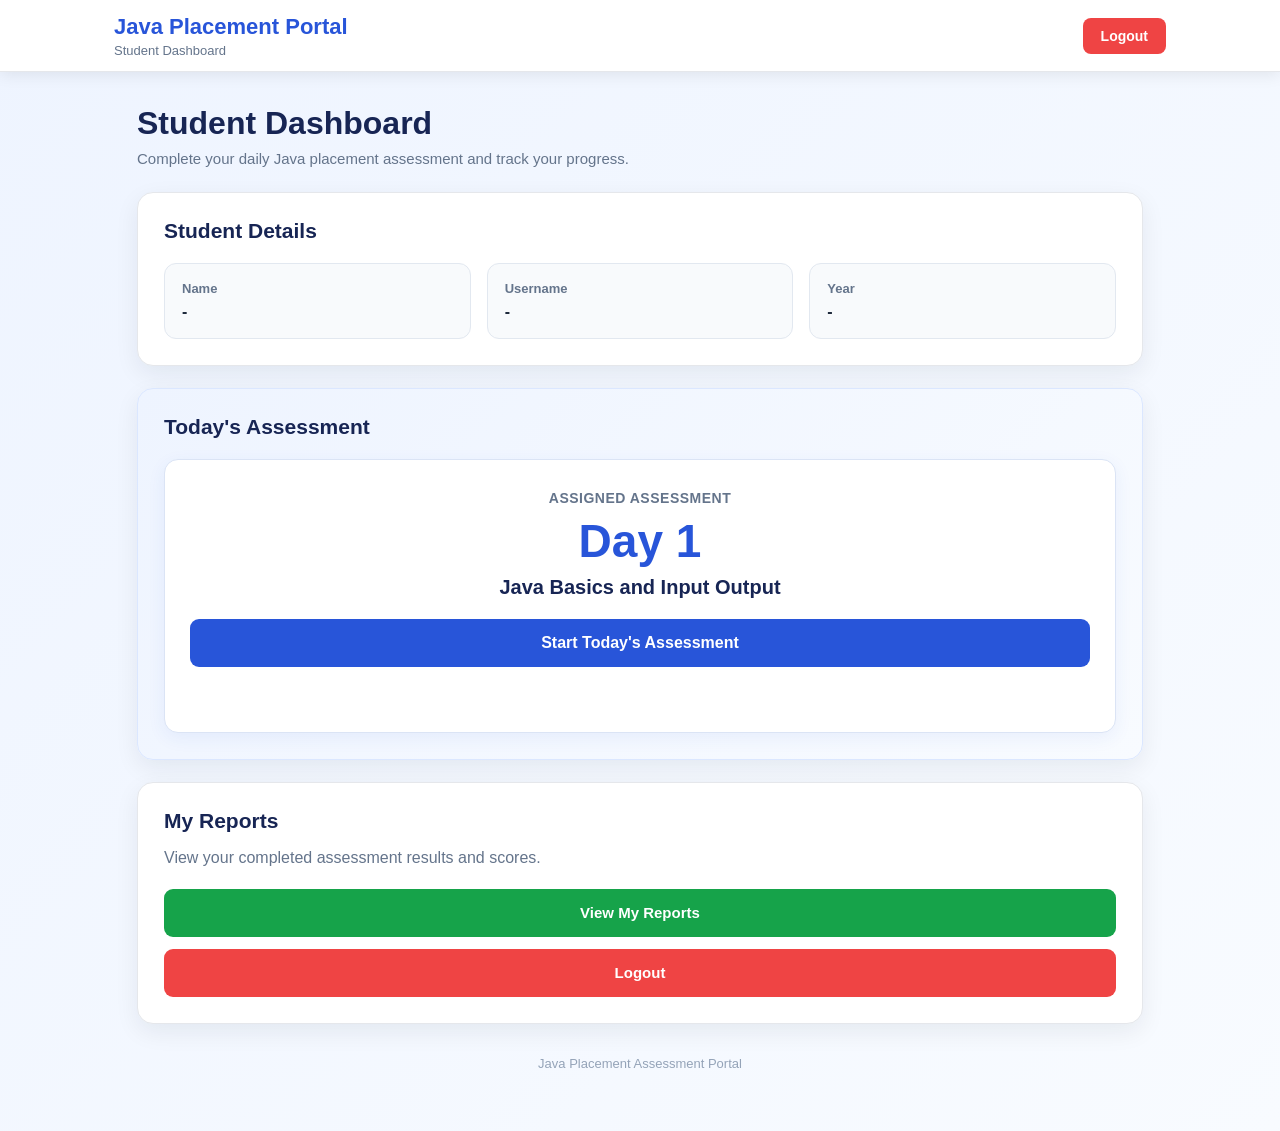
<file: student.html>
<!DOCTYPE html>
<html lang="en">

<head>

<meta charset="UTF-8">
<meta name="viewport" content="width=device-width, initial-scale=1.0">

<title>Student Dashboard</title>

<link rel="stylesheet" href="style.css">

<style>

/* =====================================================
   STUDENT DASHBOARD - PROFESSIONAL DESIGN
===================================================== */

*{
    box-sizing:border-box;
}

html{
    scroll-behavior:smooth;
}

body{
    margin:0;
    font-family:Arial, Helvetica, sans-serif;
    background:linear-gradient(135deg,#eef4ff,#f8fbff);
    color:#1f2937;
    min-height:100vh;
}

/* Fixed Header */

.top-header{
    position:fixed;
    top:0;
    left:0;
    right:0;
    height:72px;
    background:#ffffff;
    border-bottom:1px solid #e5e7eb;
    box-shadow:0 3px 15px rgba(0,0,0,0.08);
    z-index:1000;
    display:flex;
    align-items:center;
}

.header-inner{
    width:100%;
    max-width:1100px;
    margin:auto;
    padding:0 24px;
    display:flex;
    align-items:center;
    justify-content:space-between;
}

.brand{
    font-size:22px;
    font-weight:700;
    color:#2855d9;
}

.brand-subtitle{
    font-size:13px;
    color:#64748b;
    margin-top:3px;
}

/* Header button */

.header-logout{
    border:none;
    background:#ef4444;
    color:white;
    padding:10px 18px;
    border-radius:8px;
    font-size:14px;
    font-weight:600;
    cursor:pointer;
}

.header-logout:hover{
    background:#dc2626;
}

/* Main content */

.dashboard{
    width:100%;
    max-width:1050px;
    margin:0 auto;
    padding:105px 22px 40px;
}

/* Page heading */

.page-heading{
    margin-bottom:25px;
}

.page-heading h1{
    margin:0;
    font-size:32px;
    color:#172554;
}

.page-heading p{
    margin:8px 0 0;
    color:#64748b;
    font-size:15px;
}

/* Cards */

.card{
    background:#ffffff;
    padding:26px;
    margin-bottom:22px;
    border-radius:16px;
    border:1px solid #e5e7eb;
    box-shadow:0 8px 25px rgba(15,23,42,0.07);
}

.card h2{
    margin:0 0 20px;
    color:#172554;
    font-size:21px;
}

.card-header{
    display:flex;
    align-items:center;
    justify-content:space-between;
    gap:15px;
    margin-bottom:20px;
}

.card-header h2{
    margin:0;
}

/* Student information */

.info-grid{
    display:grid;
    grid-template-columns:repeat(3,1fr);
    gap:16px;
}

.info-box{
    background:#f8fafc;
    border:1px solid #e2e8f0;
    border-radius:12px;
    padding:17px;
}

.info-label{
    display:block;
    font-size:13px;
    color:#64748b;
    margin-bottom:7px;
    font-weight:600;
}

.info-value{
    display:block;
    font-size:16px;
    font-weight:700;
    color:#1e293b;
    word-break:break-word;
}

/* Old info-row support */

.info-row{
    display:flex;
    justify-content:space-between;
    align-items:center;
    gap:20px;
    padding:13px 0;
    border-bottom:1px solid #edf2f7;
}

.info-row:last-child{
    border-bottom:none;
}

.label{
    font-weight:700;
    color:#475569;
}

/* Assessment */

.assessment-card{
    background:linear-gradient(135deg,#eef4ff,#f8fbff);
    border:1px solid #dbe7ff;
}

.day-box{
    text-align:center;
    padding:30px 25px;
    background:#ffffff;
    border-radius:14px;
    border:1px solid #dbe4f5;
    box-shadow:0 5px 18px rgba(37,85,217,0.07);
}

.assigned-label{
    font-size:14px;
    color:#64748b;
    font-weight:600;
    text-transform:uppercase;
    letter-spacing:.5px;
}

.day-number{
    font-size:46px;
    font-weight:800;
    color:#2855d9;
    margin:8px 0;
}

.topic-title{
    font-size:20px;
    color:#172554;
    margin:8px 0 20px;
}

/* Buttons */

button{
    border:none;
    cursor:pointer;
    font-family:inherit;
    transition:all .2s ease;
}

.start-btn{
    display:block;
    width:100%;
    background:#2855d9;
    color:white;
    padding:14px 22px;
    border-radius:9px;
    font-size:16px;
    font-weight:700;
    margin-top:18px;
}

.start-btn:hover{
    background:#1d4ed8;
    transform:translateY(-1px);
    box-shadow:0 5px 15px rgba(40,85,217,.25);
}

.report-btn{
    background:#16a34a;
    color:white;
    padding:13px 22px;
    border-radius:9px;
    font-size:15px;
    font-weight:700;
    width:100%;
}

.report-btn:hover{
    background:#15803d;
}

.logout-btn{
    background:#ef4444;
    color:white;
    padding:13px 22px;
    border-radius:9px;
    font-size:15px;
    font-weight:700;
    width:100%;
    margin-top:12px;
}

.logout-btn:hover{
    background:#dc2626;
}

/* Message */

#message{
    text-align:center;
    margin-top:15px;
    font-weight:700;
    min-height:20px;
}

/* Footer */

.dashboard-footer{
    text-align:center;
    color:#94a3b8;
    font-size:13px;
    padding:10px 0 20px;
}

/* Mobile */

@media(max-width:800px){

    .info-grid{
        grid-template-columns:1fr;
    }

    .dashboard{
        padding:95px 15px 30px;
    }

    .page-heading h1{
        font-size:27px;
    }

    .card{
        padding:20px;
    }

}

@media(max-width:600px){

    .top-header{
        height:64px;
    }

    .header-inner{
        padding:0 15px;
    }

    .brand{
        font-size:18px;
    }

    .brand-subtitle{
        font-size:11px;
    }

    .header-logout{
        padding:8px 12px;
        font-size:13px;
    }

    .dashboard{
        padding-top:84px;
    }

    .page-heading h1{
        font-size:24px;
    }

    .page-heading p{
        font-size:13px;
    }

    .day-number{
        font-size:40px;
    }

    .topic-title{
        font-size:17px;
    }

    .info-row{
        align-items:flex-start;
        flex-direction:column;
        gap:5px;
    }

}

/* Prevent layout jumping */

.start-btn,
.report-btn,
.logout-btn{
    min-height:48px;
}

</style>

</head>

<body>

<!-- =====================================================
     FIXED HEADER
===================================================== -->

<header class="top-header">

    <div class="header-inner">

        <div>
            <div class="brand">Java Placement Portal</div>
            <div class="brand-subtitle">Student Dashboard</div>
        </div>

        <button
            class="header-logout"
            onclick="logout()">
            Logout
        </button>

    </div>

</header>


<!-- =====================================================
     MAIN DASHBOARD
===================================================== -->

<div class="dashboard">

    <div class="page-heading">

        <h1>Student Dashboard</h1>

        <p>
            Complete your daily Java placement assessment and track your progress.
        </p>

    </div>


    <!-- =================================================
         STUDENT DETAILS
    ================================================== -->

    <div class="card">

        <div class="card-header">

            <h2>Student Details</h2>

        </div>

        <div class="info-grid">

            <div class="info-box">

                <span class="info-label">
                    Name
                </span>

                <span
                    class="info-value"
                    id="studentName">
                    -
                </span>

            </div>


            <div class="info-box">

                <span class="info-label">
                    Username
                </span>

                <span
                    class="info-value"
                    id="studentUsername">
                    -
                </span>

            </div>


            <div class="info-box">

                <span class="info-label">
                    Year
                </span>

                <span
                    class="info-value"
                    id="studentYear">
                    -
                </span>

            </div>

        </div>

    </div>


    <!-- =================================================
         TODAY'S ASSESSMENT
    ================================================== -->

    <div class="card assessment-card">

        <div class="card-header">

            <h2>Today's Assessment</h2>

        </div>

        <div class="day-box">

            <div class="assigned-label">
                Assigned Assessment
            </div>

            <div class="day-number">

                Day
                <span id="assignedDay">
                    1
                </span>

            </div>

            <h3
                id="topic"
                class="topic-title">

                Java Placement Practice

            </h3>


            <button
                class="start-btn"
                onclick="startAssessment()">

                Start Today's Assessment

            </button>


            <div id="message"></div>

        </div>

    </div>


    <!-- =================================================
         REPORTS
    ================================================== -->

    <div class="card">

        <div class="card-header">

            <h2>My Reports</h2>

        </div>

        <p style="color:#64748b; margin-top:-8px; margin-bottom:18px;">
            View your completed assessment results and scores.
        </p>

        <button
            class="report-btn"
            onclick="viewReports()">

            View My Reports

        </button>


        <button
            class="logout-btn"
            onclick="logout()">

            Logout

        </button>

    </div>


    <div class="dashboard-footer">

        Java Placement Assessment Portal

    </div>

</div>


<script>

/* =====================================================
   GOOGLE APPS SCRIPT
===================================================== */

const GOOGLE_SCRIPT_URL =
"https://script.google.com/macros/s/AKfycbzS_bzFzjBlBo_k6Jdm0w7qulI0PJypJglUqnYe4pnBXuj4p54A0iahIZfumbSrSzd3Ow/exec";


/* =====================================================
   TOPICS
===================================================== */

const topics = {

    1:"Java Basics and Input Output",

    2:"Variables Data Types and Operators",

    3:"Operators Conditions and Loops",

    4:"Loops and Conditional Problems",

    5:"Loops Conditional and Basic Coding",

    6:"Array Basics",

    7:"Array Operations",

    8:"Array Problem Solving",

    9:"Array Searching and Sorting",

    10:"Array Interview Problems",

    11:"Array and String Basics",

    12:"String Basics",

    13:"String Operations",

    14:"Array and String Problem Solving",

    15:"String Manipulation",

    16:"Array and String Interview Questions",

    17:"Array and String Placement Problems",

    18:"OOP Concepts and String Programs",

    19:"Classes and Objects",

    20:"Inheritance and Polymorphism",

    21:"Encapsulation and Abstraction",

    22:"OOP and String Programs",

    23:"Java Frequently Asked Questions",

    24:"OOP Placement Questions",

    25:"String Placement Problems",

    26:"Advanced String Problems",

    27:"String and OOP Interview Questions",

    28:"String Problem Solving",

    29:"String and OOP Practice",

    30:"Placement Coding Problems",

    31:"Java Framework Basics",

    32:"Collections Framework",

    33:"ArrayList Basics",

    34:"ArrayList Problem Solving",

    35:"ArrayList Interview Questions",

    36:"Collections and Generics",

    37:"Collection Framework Problems",

    38:"Java Placement Practice",

    39:"Java Interview Questions",

    40:"Java Coding and Placement Practice",

    41:"Final Java Placement Assessment"

};


/* =====================================================
   GET LOGGED-IN STUDENT
===================================================== */

function getStudent(){

    let student = null;

    try{

        student =
            JSON.parse(
                localStorage.getItem("loggedInStudent")
                || "null"
            );

    }

    catch(e){

        student = null;

    }

    return student;

}


/* =====================================================
   FALLBACK STUDENT INFORMATION
===================================================== */

function getStudentInformation(){

    const student = getStudent();

    let name =
        localStorage.getItem("studentName")
        || "";

    let username =
        localStorage.getItem("studentUsername")
        || "";

    let year =
        localStorage.getItem("studentYear")
        || "";


    if(student){

        name =
            student.name
            || student.Name
            || name;

        username =
            student.username
            || student.Username
            || username;

        year =
            student.year
            || student.Year
            || year;

    }


    return {

        name:name,

        username:username,

        year:year

    };

}


/* =====================================================
   LOCAL REPORTS
===================================================== */

function getLocalReports(){

    try{

        const data =
            JSON.parse(
                localStorage.getItem("studentReports")
                || "[]"
            );

        return Array.isArray(data)
            ? data
            : [];

    }

    catch(e){

        return [];

    }

}


/* =====================================================
   GET NEXT DAY
===================================================== */

function calculateNextDay(){

    const student =
        getStudentInformation();


    let baseDay =
        parseInt(
            localStorage.getItem("assignedDay")
            || "1",
            10
        );


    if(
        isNaN(baseDay)
        ||
        baseDay < 1
    ){

        baseDay = 1;

    }


    if(baseDay > 41){

        baseDay = 41;

    }


    /*
       Check local reports first.
       This supports the existing browser
       result history.
    */

    const reports =
        getLocalReports();


    const mine =
        reports.filter(function(report){

            return String(
                report.username
                ||
                report.Username
                ||
                ""
            ).trim().toLowerCase()
            ===
            String(
                student.username
                ||
                ""
            ).trim().toLowerCase();

        });


    let highestCompletedDay = 0;


    mine.forEach(function(report){

        const day =
            parseInt(
                report.day
                ||
                report.Day
                ||
                "0",
                10
            );


        if(
            !isNaN(day)
            &&
            day > highestCompletedDay
        ){

            highestCompletedDay = day;

        }

    });


    /*
       If all 41 days are completed,
       remain on Day 41.
    */

    if(highestCompletedDay >= 41){

        return 41;

    }


    /*
       Otherwise move to the next day.
    */

    if(highestCompletedDay >= 1){

        return highestCompletedDay + 1;

    }


    return baseDay;

}


/* =====================================================
   SET CURRENT DAY
===================================================== */

function setCurrentDay(day){

    day =
        parseInt(day,10);


    if(
        isNaN(day)
        ||
        day < 1
    ){

        day = 1;

    }


    if(day > 41){

        day = 41;

    }


    /*
       Store all three names because older
       pages in this project used different keys.
    */

    localStorage.setItem(
        "assignedDay",
        String(day)
    );

    localStorage.setItem(
        "assessmentDay",
        String(day)
    );

    localStorage.setItem(
        "currentDay",
        String(day)
    );

}


/* =====================================================
   DISPLAY STUDENT
===================================================== */

function displayStudent(){

    const student =
        getStudentInformation();


    document.getElementById(
        "studentName"
    ).textContent =
        student.name || "-";


    document.getElementById(
        "studentUsername"
    ).textContent =
        student.username || "-";


    document.getElementById(
        "studentYear"
    ).textContent =
        student.year || "-";

}


/* =====================================================
   DISPLAY DAY
===================================================== */

function displayDay(){

    const day =
        calculateNextDay();


    setCurrentDay(day);


    document.getElementById(
        "assignedDay"
    ).textContent =
        day;


    document.getElementById(
        "topic"
    ).textContent =
        topics[day]
        ||
        "Java Placement Practice";

}


/* =====================================================
   START ASSESSMENT
===================================================== */

function startAssessment(){

    const day =
        calculateNextDay();


    setCurrentDay(day);


    localStorage.setItem(
        "assessmentStartedDay",
        String(day)
    );


    window.location.href =
        "assessment.html";

}


/* =====================================================
   VIEW REPORTS
===================================================== */

function viewReports(){

    /*
       Keep the existing project behavior:
       open the result page.
    */

    window.location.href =
        "results.html";

}


/* =====================================================
   LOGOUT
===================================================== */

function logout(){

    localStorage.removeItem(
        "loggedInStudent"
    );

    localStorage.removeItem(
        "studentName"
    );

    localStorage.removeItem(
        "studentUsername"
    );

    localStorage.removeItem(
        "studentYear"
    );

    localStorage.removeItem(
        "assignedDay"
    );

    localStorage.removeItem(
        "assessmentDay"
    );

    localStorage.removeItem(
        "currentDay"
    );


    window.location.href =
        "index.html";

}


/* =====================================================
   INITIALIZE
===================================================== */

window.addEventListener(
    "DOMContentLoaded",
    function(){

        displayStudent();

        displayDay();

    }
);

</script>

</body>

</html>
</file>
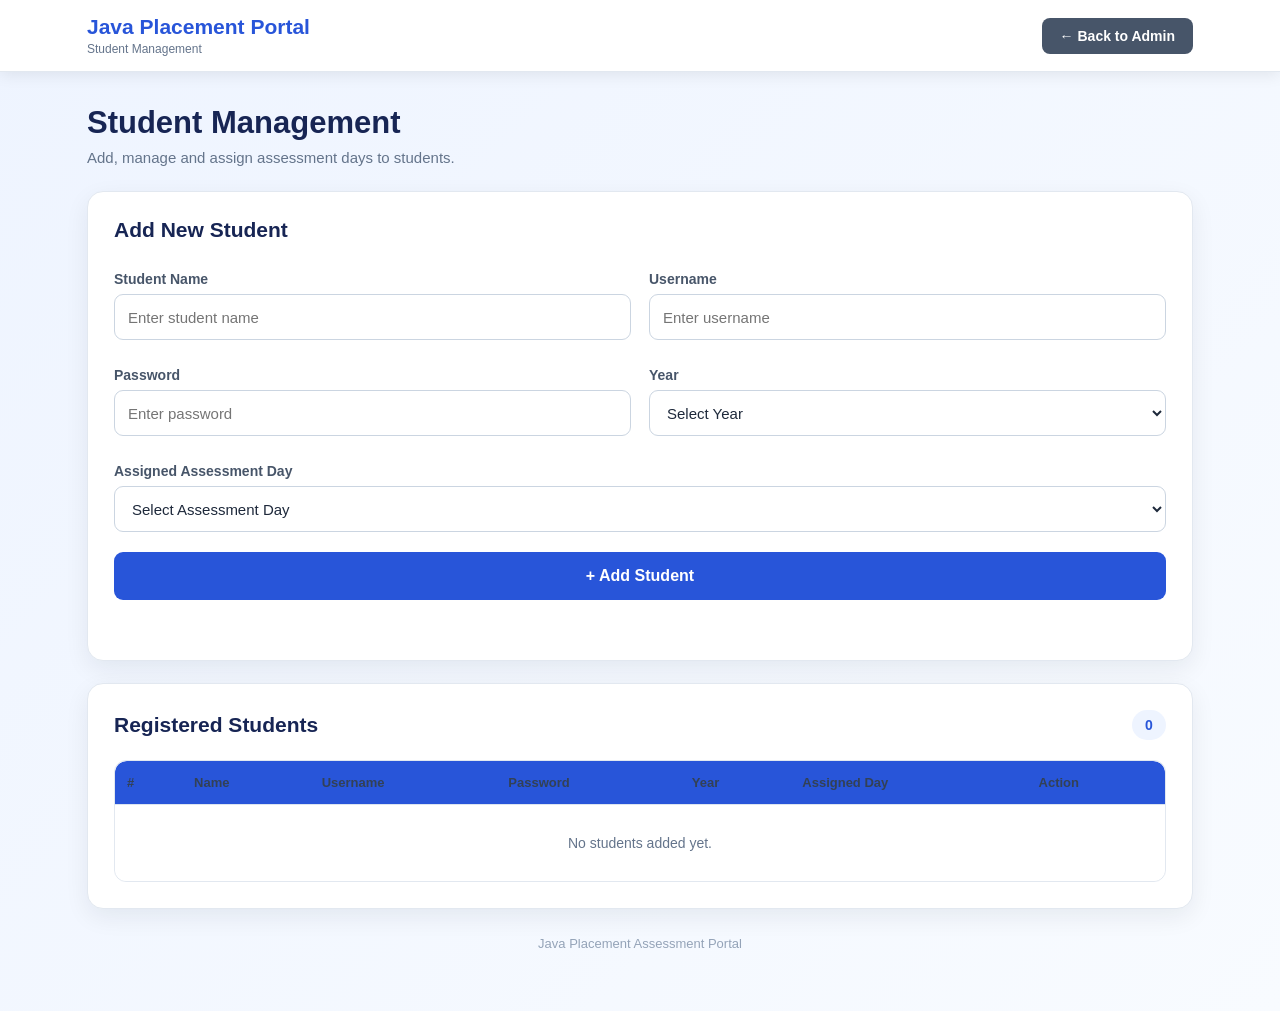
<file: students.html>
<!DOCTYPE html>
<html lang="en">

<head>

<meta charset="UTF-8">

<meta name="viewport" content="width=device-width, initial-scale=1.0">

<title>Student Management</title>

<link rel="stylesheet" href="style.css">

<style>

/* =====================================================
   PROFESSIONAL STUDENT MANAGEMENT PAGE
===================================================== */

*{
    box-sizing:border-box;
}

html,
body{
    margin:0;
    padding:0;
    font-family:Arial,Helvetica,sans-serif;
    background:linear-gradient(135deg,#eef4ff,#f8fbff);
    color:#1e293b;
    min-height:100%;
}

/* Fixed header */

.top-header{
    position:fixed;
    top:0;
    left:0;
    right:0;
    height:72px;
    background:#ffffff;
    border-bottom:1px solid #e2e8f0;
    box-shadow:0 3px 15px rgba(0,0,0,.08);
    z-index:1000;
}

.header-inner{
    max-width:1150px;
    height:100%;
    margin:auto;
    padding:0 22px;
    display:flex;
    align-items:center;
    justify-content:space-between;
}

.brand{
    font-size:21px;
    font-weight:700;
    color:#2855d9;
}

.brand-subtitle{
    margin-top:3px;
    font-size:12px;
    color:#64748b;
}

.back-btn{
    border:none;
    background:#475569;
    color:#fff;
    padding:10px 18px;
    border-radius:8px;
    font-size:14px;
    font-weight:600;
    cursor:pointer;
}

.back-btn:hover{
    background:#334155;
}

/* Main */

.container{
    width:100%;
    max-width:1150px;
    margin:auto;
    padding:105px 22px 40px;
}

/* Page heading */

.page-heading{
    margin-bottom:25px;
}

.page-heading h1{
    margin:0;
    font-size:31px;
    color:#172554;
}

.page-heading p{
    margin:8px 0 0;
    color:#64748b;
    font-size:15px;
}

/* Cards */

.card{
    background:#ffffff;
    border:1px solid #e2e8f0;
    border-radius:16px;
    padding:26px;
    margin-bottom:22px;
    box-shadow:0 8px 25px rgba(15,23,42,.07);
}

.card h2{
    margin:0 0 20px;
    font-size:21px;
    color:#172554;
}

/* Form */

.form-grid{
    display:grid;
    grid-template-columns:repeat(2,1fr);
    gap:18px;
}

.form-group{
    display:flex;
    flex-direction:column;
}

.form-group label{
    font-size:14px;
    font-weight:700;
    color:#475569;
    margin-bottom:7px;
}

.form-group input,
.form-group select{
    width:100%;
    height:46px;
    padding:10px 13px;
    border:1px solid #cbd5e1;
    border-radius:9px;
    background:#fff;
    color:#1e293b;
    font-size:15px;
    outline:none;
}

.form-group input:focus,
.form-group select:focus{
    border-color:#2855d9;
    box-shadow:0 0 0 3px rgba(40,85,217,.10);
}

.full-width{
    grid-column:1 / -1;
}

/* Add button */

.add-btn{
    width:100%;
    height:48px;
    margin-top:20px;
    border:none;
    border-radius:9px;
    background:#2855d9;
    color:#ffffff;
    font-size:16px;
    font-weight:700;
    cursor:pointer;
}

.add-btn:hover{
    background:#1d4ed8;
    box-shadow:0 5px 15px rgba(40,85,217,.20);
}

/* Message */

#message{
    min-height:20px;
    margin-top:14px;
    text-align:center;
    font-weight:700;
}

/* Student table */

.table-wrapper{
    width:100%;
    overflow-x:auto;
    border:1px solid #e2e8f0;
    border-radius:12px;
}

table{
    width:100%;
    min-width:850px;
    border-collapse:collapse;
    background:#ffffff;
}

thead{
    background:#eef4ff;
}

th{
    padding:14px 12px;
    text-align:left;
    font-size:13px;
    color:#334155;
    font-weight:700;
    border-bottom:1px solid #dbe4f0;
    white-space:nowrap;
}

td{
    padding:13px 12px;
    border-bottom:1px solid #edf2f7;
    font-size:14px;
    color:#475569;
    vertical-align:middle;
}

tbody tr:hover{
    background:#f8fbff;
}

tbody tr:last-child td{
    border-bottom:none;
}

/* Delete */

.delete-btn{
    border:none;
    background:#ef4444;
    color:#ffffff;
    padding:8px 13px;
    border-radius:7px;
    font-size:13px;
    font-weight:600;
    cursor:pointer;
}

.delete-btn:hover{
    background:#dc2626;
}

/* Empty state */

.empty-message{
    text-align:center;
    padding:30px;
    color:#64748b;
}

/* Student count */

.student-count{
    display:inline-flex;
    align-items:center;
    justify-content:center;
    min-width:34px;
    height:30px;
    padding:0 10px;
    border-radius:20px;
    background:#eef4ff;
    color:#2855d9;
    font-weight:700;
    font-size:14px;
}

/* Footer */

.footer{
    text-align:center;
    color:#94a3b8;
    font-size:13px;
    padding:5px 0 20px;
}

/* Mobile */

@media(max-width:750px){

    .form-grid{
        grid-template-columns:1fr;
    }

    .full-width{
        grid-column:auto;
    }

    .container{
        padding-left:15px;
        padding-right:15px;
    }

    .card{
        padding:20px;
    }

    .page-heading h1{
        font-size:25px;
    }

}

@media(max-width:600px){

    .top-header{
        height:64px;
    }

    .header-inner{
        padding:0 14px;
    }

    .brand{
        font-size:17px;
    }

    .brand-subtitle{
        font-size:10px;
    }

    .back-btn{
        padding:8px 12px;
        font-size:12px;
    }

    .container{
        padding-top:85px;
    }

}

</style>

</head>


<body>


<!-- =====================================================
     FIXED HEADER
===================================================== -->

<header class="top-header">

    <div class="header-inner">

        <div>

            <div class="brand">
                Java Placement Portal
            </div>

            <div class="brand-subtitle">
                Student Management
            </div>

        </div>


        <button
            class="back-btn"
            onclick="goBack()">

            ← Back to Admin

        </button>

    </div>

</header>


<!-- =====================================================
     MAIN
===================================================== -->

<main class="container">


    <div class="page-heading">

        <h1>
            Student Management
        </h1>

        <p>
            Add, manage and assign assessment days to students.
        </p>

    </div>


    <!-- =================================================
         ADD STUDENT
    ================================================== -->

    <section class="card">

        <h2>
            Add New Student
        </h2>


        <form
            id="studentForm"
            onsubmit="addStudent(event)">


            <div class="form-grid">


                <!-- Name -->

                <div class="form-group">

                    <label for="name">
                        Student Name
                    </label>

                    <input
                        type="text"
                        id="name"
                        placeholder="Enter student name"
                        required>

                </div>


                <!-- Username -->

                <div class="form-group">

                    <label for="username">
                        Username
                    </label>

                    <input
                        type="text"
                        id="username"
                        placeholder="Enter username"
                        required>

                </div>


                <!-- Password -->

                <div class="form-group">

                    <label for="password">
                        Password
                    </label>

                    <input
                        type="text"
                        id="password"
                        placeholder="Enter password"
                        required>

                </div>


                <!-- Year -->

                <div class="form-group">

                    <label for="year">
                        Year
                    </label>

                    <select
                        id="year"
                        required>

                        <option value="">
                            Select Year
                        </option>

                        <option value="Final Year">
                            Final Year
                        </option>

                        <option value="Third Year">
                            Third Year
                        </option>

                        <option value="Second Year">
                            Second Year
                        </option>

                        <option value="First Year">
                            First Year
                        </option>

                    </select>

                </div>


                <!-- Assigned Day -->

                <div class="form-group full-width">

                    <label for="assignedDay">
                        Assigned Assessment Day
                    </label>

                    <select
                        id="assignedDay"
                        required>

                        <option value="">
                            Loading assessment days...
                        </option>

                    </select>

                </div>


            </div>


            <button
                type="submit"
                class="add-btn">

                + Add Student

            </button>


        </form>


        <div id="message"></div>

    </section>


    <!-- =================================================
         STUDENT LIST
    ================================================== -->

    <section class="card">

        <div style="
            display:flex;
            align-items:center;
            justify-content:space-between;
            gap:15px;
            margin-bottom:20px;
        ">

            <h2 style="margin:0;">
                Registered Students
            </h2>

            <span
                id="studentCount"
                class="student-count">

                0

            </span>

        </div>


        <div class="table-wrapper">

            <table>

                <thead>

                    <tr>

                        <th>
                            #
                        </th>

                        <th>
                            Name
                        </th>

                        <th>
                            Username
                        </th>

                        <th>
                            Password
                        </th>

                        <th>
                            Year
                        </th>

                        <th>
                            Assigned Day
                        </th>

                        <th>
                            Action
                        </th>

                    </tr>

                </thead>


                <tbody id="studentTableBody">

                </tbody>

            </table>

        </div>

    </section>


    <div class="footer">

        Java Placement Assessment Portal

    </div>


</main>


<script>

/* =====================================================
   LOAD ASSESSMENT DAYS
===================================================== */

function loadDays(){

    const daySelect =
        document.getElementById("assignedDay");


    daySelect.innerHTML =
        '<option value="">Select Assessment Day</option>';


    let days = [];


    try{

        const stored =
            JSON.parse(
                localStorage.getItem(
                    "questionBankDays"
                )
                || "[]"
            );


        if(Array.isArray(stored)){

            days = stored;

        }

    }

    catch(error){

        days = [];

    }


    /*
       If questionBankDays exists, use it.
       Otherwise provide all 41 days so the
       student management page remains usable.
    */

    if(days.length === 0){

        for(let i = 1; i <= 41; i++){

            days.push(i);

        }

    }


    days
        .map(function(day){

            return parseInt(day,10);

        })
        .filter(function(day){

            return !isNaN(day)
                && day >= 1
                && day <= 41;

        })
        .sort(function(a,b){

            return a-b;

        })
        .forEach(function(day){

            const option =
                document.createElement("option");


            option.value =
                String(day);


            option.textContent =
                "Day " + day;


            daySelect.appendChild(option);

        });

}


/* =====================================================
   GET STUDENTS
===================================================== */

function getStudents(){

    try{

        const students =
            JSON.parse(
                localStorage.getItem(
                    "students"
                )
                || "[]"
            );


        return Array.isArray(students)
            ? students
            : [];

    }

    catch(error){

        return [];

    }

}


/* =====================================================
   SAVE STUDENTS
===================================================== */

function saveStudents(students){

    localStorage.setItem(
        "students",
        JSON.stringify(students)
    );

}


/* =====================================================
   ESCAPE HTML
===================================================== */

function escapeHTML(value){

    return String(value ?? "")
        .replace(/&/g,"&amp;")
        .replace(/</g,"&lt;")
        .replace(/>/g,"&gt;")
        .replace(/"/g,"&quot;")
        .replace(/'/g,"&#039;");

}


/* =====================================================
   ADD STUDENT
===================================================== */

function addStudent(event){

    event.preventDefault();


    const name =
        document.getElementById(
            "name"
        ).value.trim();


    const username =
        document.getElementById(
            "username"
        ).value.trim();


    const password =
        document.getElementById(
            "password"
        ).value.trim();


    const year =
        document.getElementById(
            "year"
        ).value;


    const assignedDay =
        parseInt(
            document.getElementById(
                "assignedDay"
            ).value,
            10
        );


    const message =
        document.getElementById(
            "message"
        );


    message.textContent = "";


    /* Validation */

    if(!name){

        message.textContent =
            "Please enter student name.";

        message.style.color =
            "#dc2626";

        return;

    }


    if(!username){

        message.textContent =
            "Please enter username.";

        message.style.color =
            "#dc2626";

        return;

    }


    if(!password){

        message.textContent =
            "Please enter password.";

        message.style.color =
            "#dc2626";

        return;

    }


    if(!year){

        message.textContent =
            "Please select year.";

        message.style.color =
            "#dc2626";

        return;

    }


    if(
        isNaN(assignedDay)
        ||
        assignedDay < 1
        ||
        assignedDay > 41
    ){

        message.textContent =
            "Please select a valid assessment day.";

        message.style.color =
            "#dc2626";

        return;

    }


    const students =
        getStudents();


    /* Duplicate username check */

    const duplicate =
        students.some(function(student){

            return String(
                student.username
                || ""
            )
            .trim()
            .toLowerCase()
            ===
            username
                .trim()
                .toLowerCase();

        });


    if(duplicate){

        message.textContent =
            "Username already exists.";

        message.style.color =
            "#dc2626";

        return;

    }


    /* Create student */

    const student = {

        id:
            Date.now().toString(),

        name:name,

        username:username,

        password:password,

        year:year,

        assignedDay:assignedDay

    };


    students.push(student);


    saveStudents(students);


    /* Clear form */

    document.getElementById(
        "studentForm"
    ).reset();


    message.textContent =
        "Student added successfully.";

    message.style.color =
        "#16a34a";


    displayStudents();

}


/* =====================================================
   DISPLAY STUDENTS
===================================================== */

function displayStudents(){

    const students =
        getStudents();


    const tableBody =
        document.getElementById(
            "studentTableBody"
        );


    const count =
        document.getElementById(
            "studentCount"
        );


    count.textContent =
        students.length;


    tableBody.innerHTML = "";


    if(students.length === 0){

        tableBody.innerHTML = `

            <tr>

                <td
                    colspan="7"
                    class="empty-message">

                    No students added yet.

                </td>

            </tr>

        `;

        return;

    }


    students.forEach(function(student,index){

        const row =
            document.createElement("tr");


        row.innerHTML = `

            <td>
                ${index + 1}
            </td>

            <td>
                ${escapeHTML(student.name)}
            </td>

            <td>
                ${escapeHTML(student.username)}
            </td>

            <td>
                ${escapeHTML(student.password)}
            </td>

            <td>
                ${escapeHTML(student.year)}
            </td>

            <td>
                Day ${escapeHTML(student.assignedDay)}
            </td>

            <td>

                <button
                    class="delete-btn"
                    onclick="deleteStudent('${escapeHTML(student.id)}')">

                    Delete

                </button>

            </td>

        `;


        tableBody.appendChild(row);

    });

}


/* =====================================================
   DELETE STUDENT
===================================================== */

function deleteStudent(id){

    const students =
        getStudents();


    const student =
        students.find(function(item){

            return String(item.id)
                ===
                String(id);

        });


    if(!student){

        return;

    }


    const confirmed =
        confirm(
            "Delete student \"" +
            student.name +
            "\"?"
        );


    if(!confirmed){

        return;

    }


    const updatedStudents =
        students.filter(function(item){

            return String(item.id)
                !==
                String(id);

        });


    saveStudents(updatedStudents);


    displayStudents();


    const message =
        document.getElementById(
            "message"
        );


    message.textContent =
        "Student deleted successfully.";

    message.style.color =
        "#16a34a";

}


/* =====================================================
   BACK TO ADMIN
===================================================== */

function goBack(){

    window.location.href =
        "admin.html";

}


/* =====================================================
   INITIALIZE
===================================================== */

window.addEventListener(
    "DOMContentLoaded",
    function(){

        loadDays();

        displayStudents();

    }
);

</script>


</body>

</html>
</file>
<file: style.css>
/* =========================================================
   GLOBAL STYLE.CSS
   DESIGN / LAYOUT ONLY
   NO DATA OR FUNCTIONALITY CHANGES
========================================================= */

* {
    box-sizing: border-box;
}

html {
    scroll-behavior: smooth;
}

body {
    margin: 0;
    min-height: 100vh;
    font-family: Arial, Helvetica, sans-serif;
    background:
        radial-gradient(
            circle at 10% 0%,
            rgba(40, 85, 217, 0.12),
            transparent 32%
        ),
        radial-gradient(
            circle at 90% 100%,
            rgba(16, 185, 129, 0.08),
            transparent 32%
        ),
        #f4f7fb;
    color: #1f2937;
}

/* =========================
   LOGIN
========================= */

.login-box {
    width: min(450px, calc(100% - 30px));
    margin: 70px auto;
    padding: 32px;
    background: #ffffff;
    border: 1px solid #e5eaf2;
    border-radius: 20px;
    text-align: center;
    box-shadow: 0 10px 35px rgba(15, 23, 42, 0.10);
}

.login-box h1 {
    color: #2855d9;
    margin-bottom: 25px;
}

.login-box input {
    width: 90%;
    padding: 14px;
    margin: 9px;
    border: 1px solid #cbd5e1;
    border-radius: 10px;
    outline: none;
}

.login-box input:focus {
    border-color: #2855d9;
    box-shadow: 0 0 0 3px rgba(40, 85, 217, 0.10);
}

/* =========================
   BUTTONS
========================= */

button {
    background: #2855d9;
    color: #ffffff;
    border: none;
    padding: 12px 25px;
    border-radius: 9px;
    cursor: pointer;
    font-size: 15px;
    font-weight: 700;
    transition: 0.2s ease;
}

button:hover {
    background: #1746b8;
    transform: translateY(-1px);
}

/* =========================
   COMMON CONTAINERS
========================= */

.dashboard,
.container {
    max-width: 1100px;
    margin: auto;
}

.card {
    background: #ffffff;
    padding: 22px;
    margin: 15px 0;
    border-radius: 16px;
    border: 1px solid #e5eaf2;
    box-shadow: 0 7px 24px rgba(15, 23, 42, 0.07);
}

.card h2 {
    color: #183b78;
    margin-top: 0;
}

.card p {
    text-align: left;
    line-height: 1.6;
}

/* =========================
   FORMS
========================= */

input,
select,
textarea {
    font-family: Arial, Helvetica, sans-serif;
}

input[type="text"],
input[type="password"],
input[type="number"],
select {
    padding: 12px;
    border: 1px solid #cbd5e1;
    border-radius: 9px;
    outline: none;
}

input[type="text"]:focus,
input[type="password"]:focus,
input[type="number"]:focus,
select:focus {
    border-color: #2855d9;
    box-shadow: 0 0 0 3px rgba(40, 85, 217, 0.10);
}

input[type="file"] {
    padding: 12px;
    border: 2px dashed #cbd5e1;
    border-radius: 10px;
    background: #f8fafc;
}

/* =========================
   RADIO OPTIONS
========================= */

.card label {
    display: block;
    text-align: left;
    margin: 9px 0;
}

.card input[type="radio"] {
    width: auto;
    margin: 8px 10px 8px 0;
    display: inline-block;
}

/* =========================
   CODE
========================= */

.card pre {
    background: #0f172a;
    color: #e2e8f0;
    padding: 14px;
    text-align: left;
    border-radius: 9px;
    overflow-x: auto;
    line-height: 1.55;
}

textarea {
    width: 100%;
    min-height: 180px;
    padding: 12px;
    margin: 10px 0;
    border-radius: 9px;
    border: 1px solid #cbd5e1;
    resize: vertical;
}

textarea:focus {
    border-color: #2855d9;
    outline: none;
    box-shadow: 0 0 0 3px rgba(40, 85, 217, 0.10);
}

/* =========================
   TIMER
========================= */

#timer {
    color: #2855d9;
    font-size: 30px;
    font-weight: 800;
}

/* =========================
   TABLES
========================= */

table {
    width: 100%;
    border-collapse: collapse;
    background: #ffffff;
    border-radius: 12px;
    overflow: hidden;
}

th {
    background: #2855d9;
    color: #ffffff;
    padding: 13px;
    text-align: left;
}

td {
    padding: 12px;
    border-bottom: 1px solid #e5e7eb;
}

tr:hover td {
    background: #f8fafc;
}

/* =========================
   MOBILE
========================= */

@media (max-width: 700px) {

    body {
        font-size: 14px;
    }

    .dashboard,
    .container {
        width: calc(100% - 16px);
    }

    .card {
        padding: 17px;
        border-radius: 14px;
    }

    .login-box {
        width: calc(100% - 24px);
        margin: 35px auto;
        padding: 24px 18px;
    }

    .login-box input {
        width: 100%;
        margin: 7px 0;
    }

    button {
        min-height: 44px;
    }

    table {
        display: block;
        overflow-x: auto;
        white-space: nowrap;
    }

    textarea {
        min-height: 160px;
    }

    #timer {
        font-size: 24px;
    }
}
</file>
